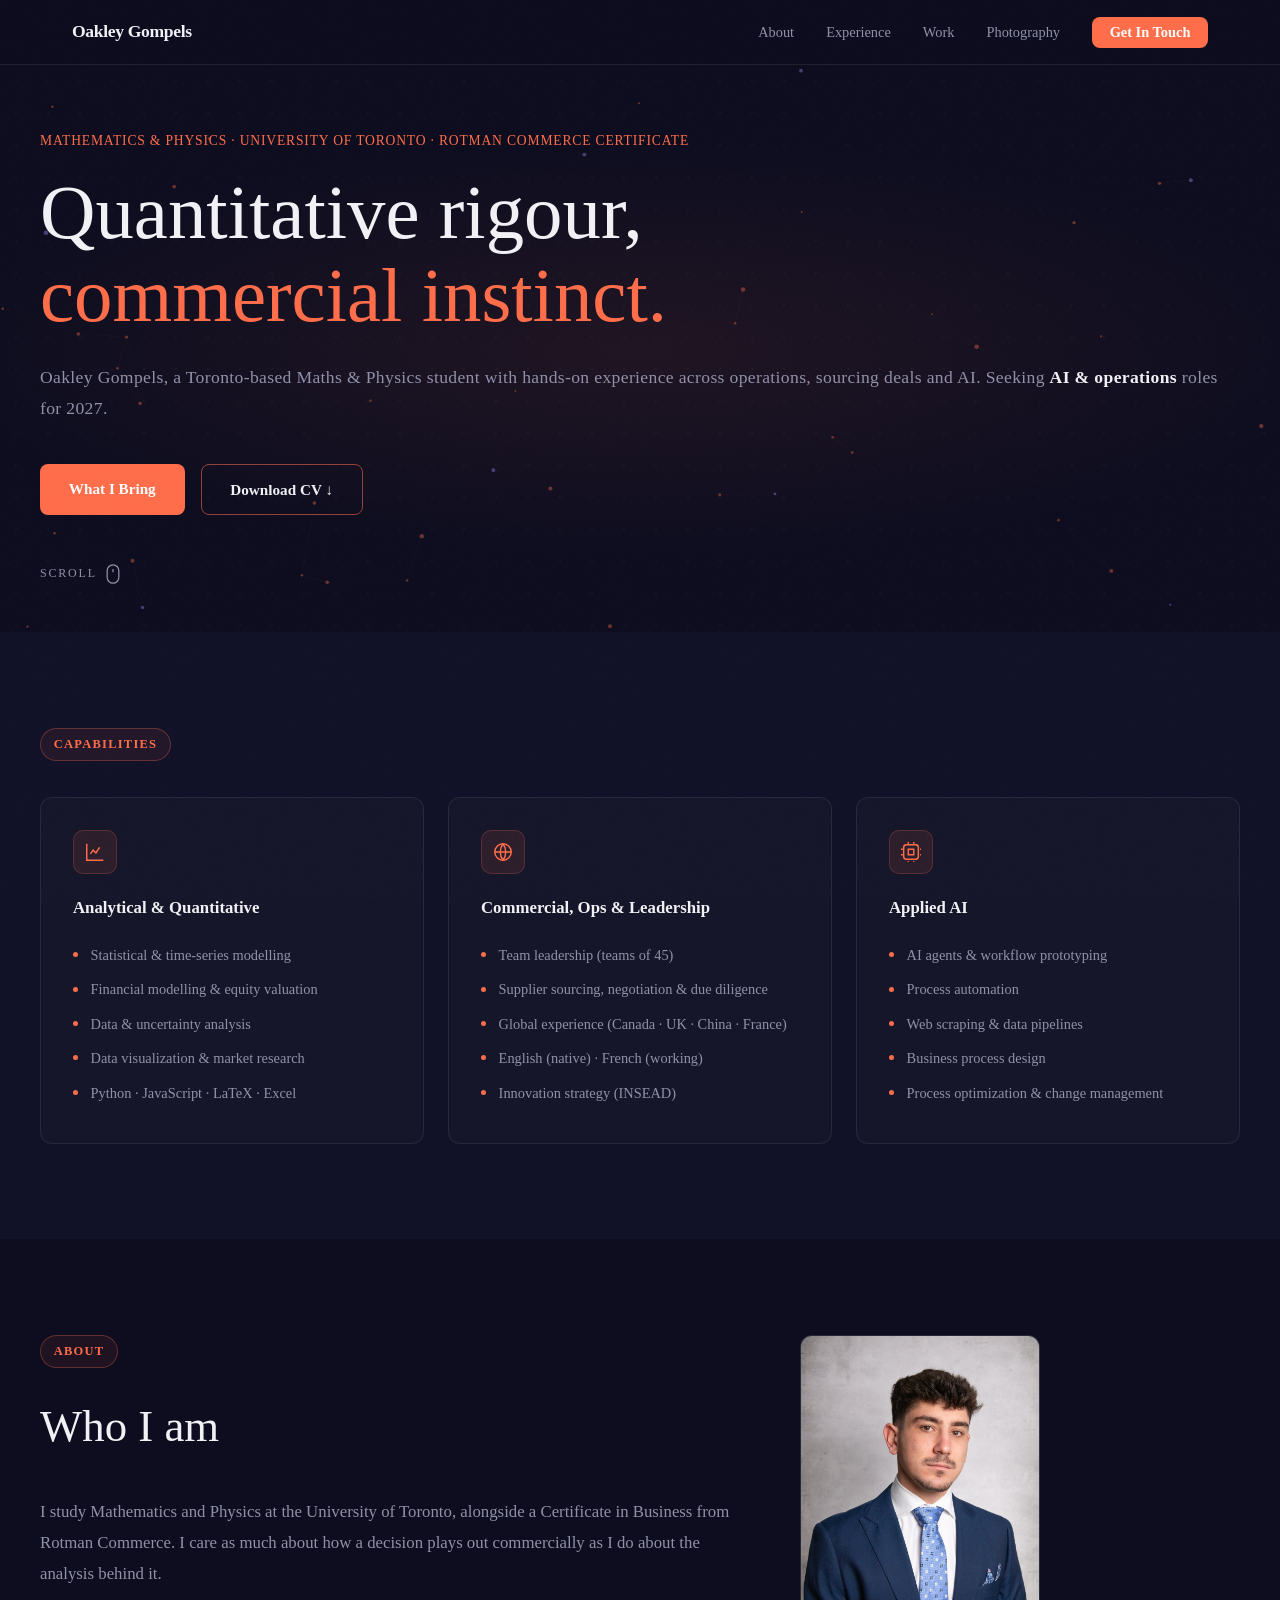
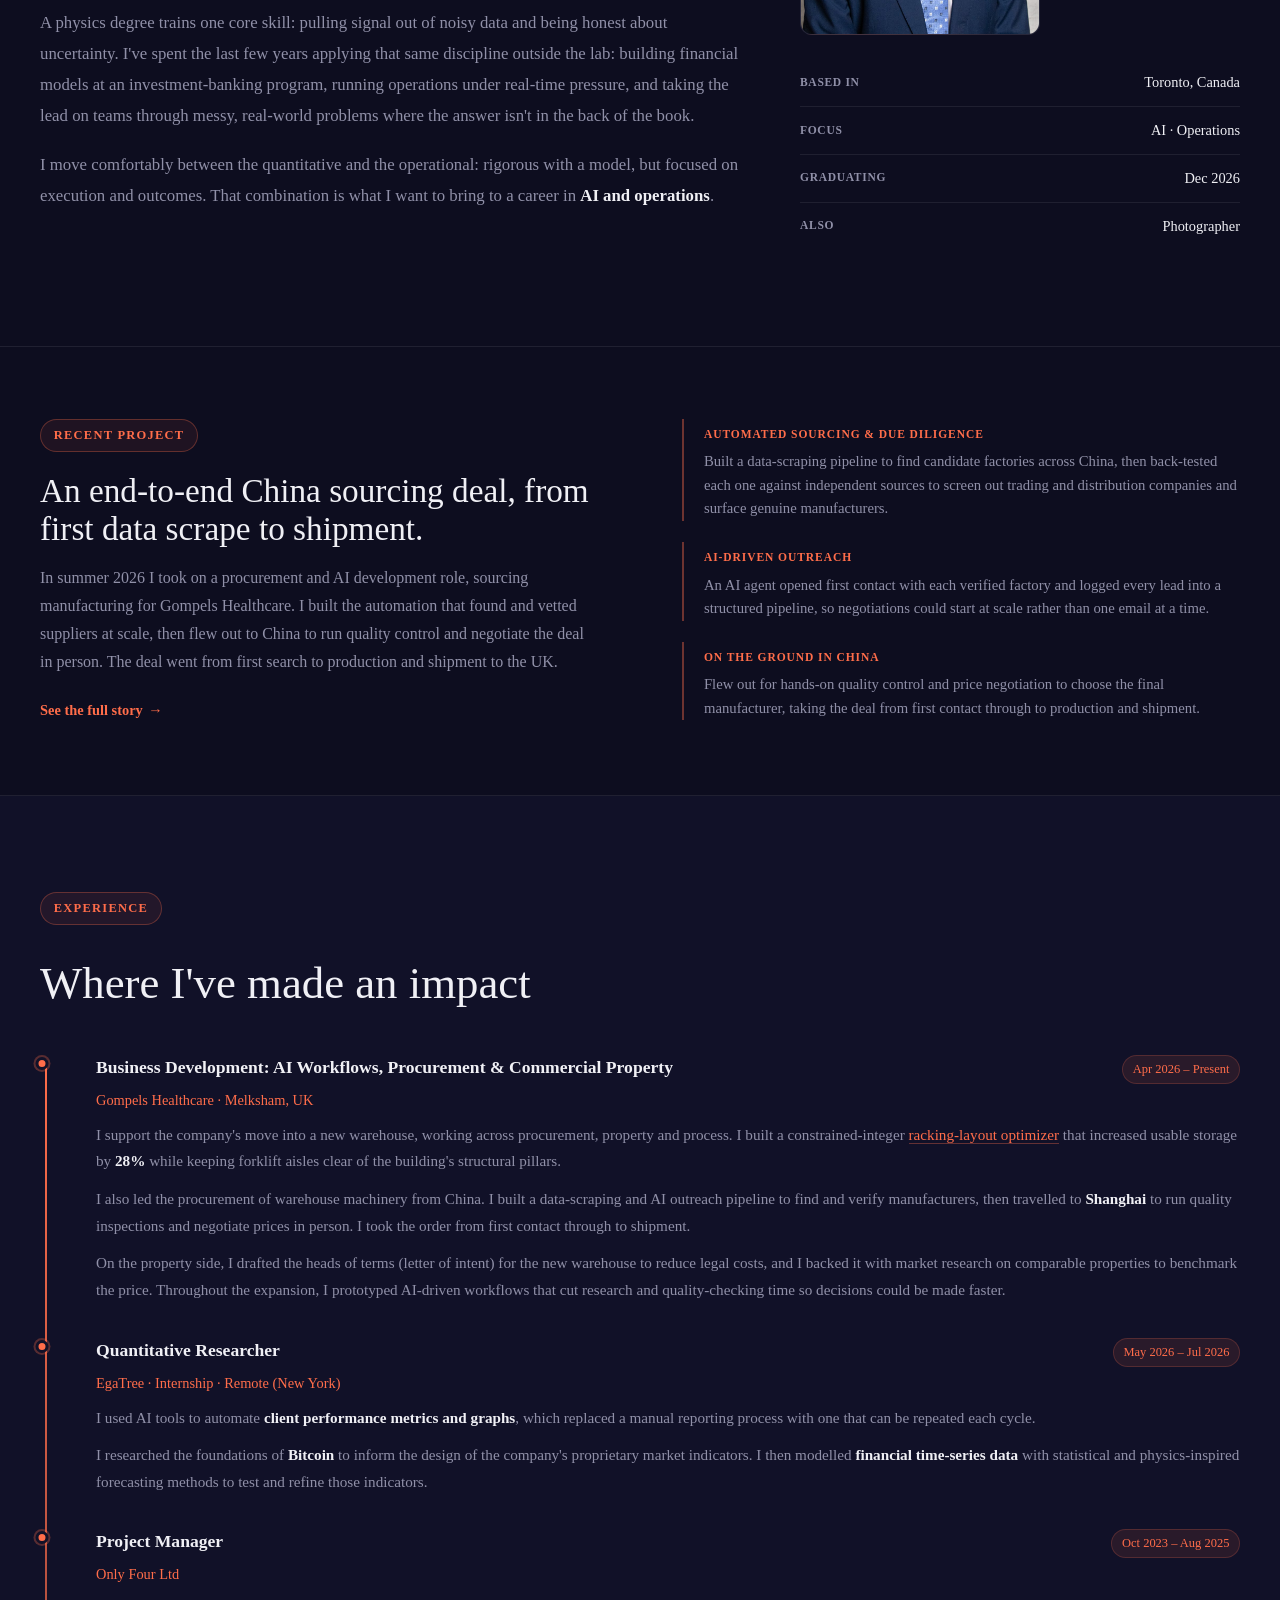
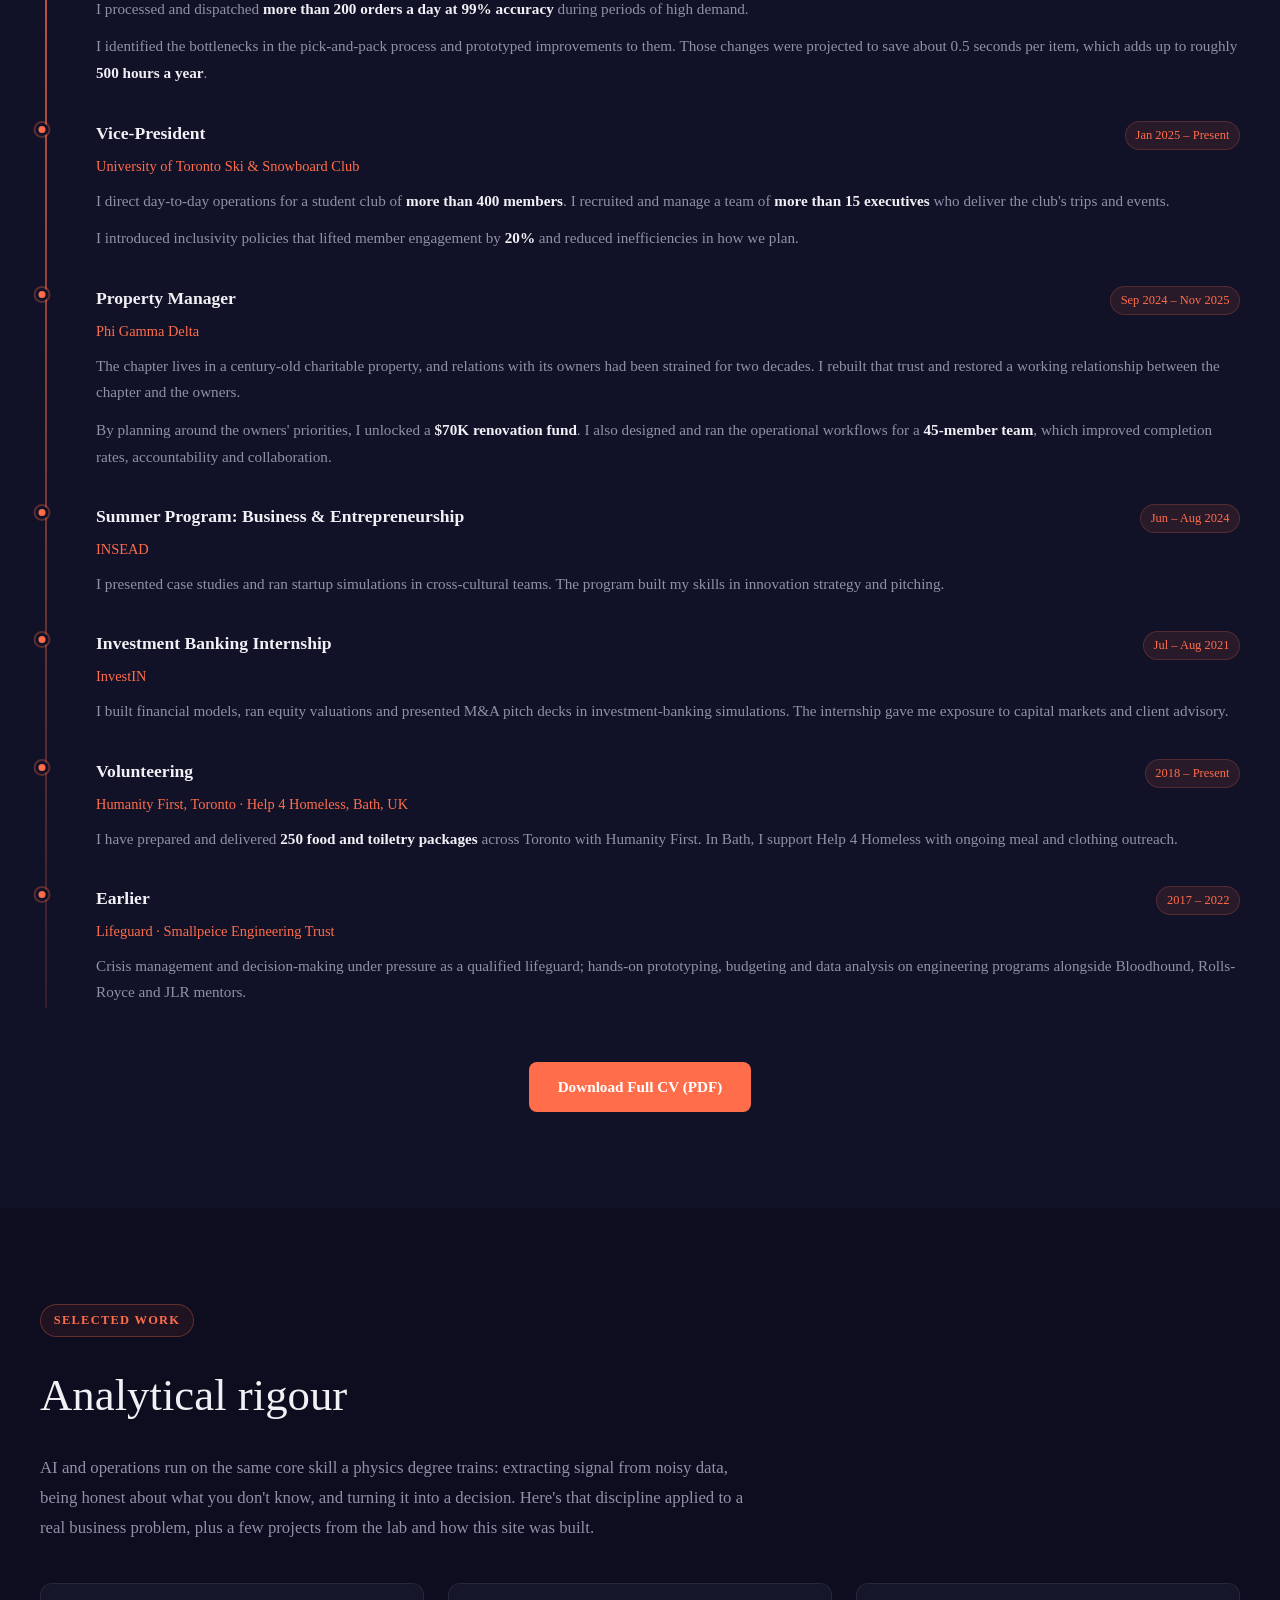
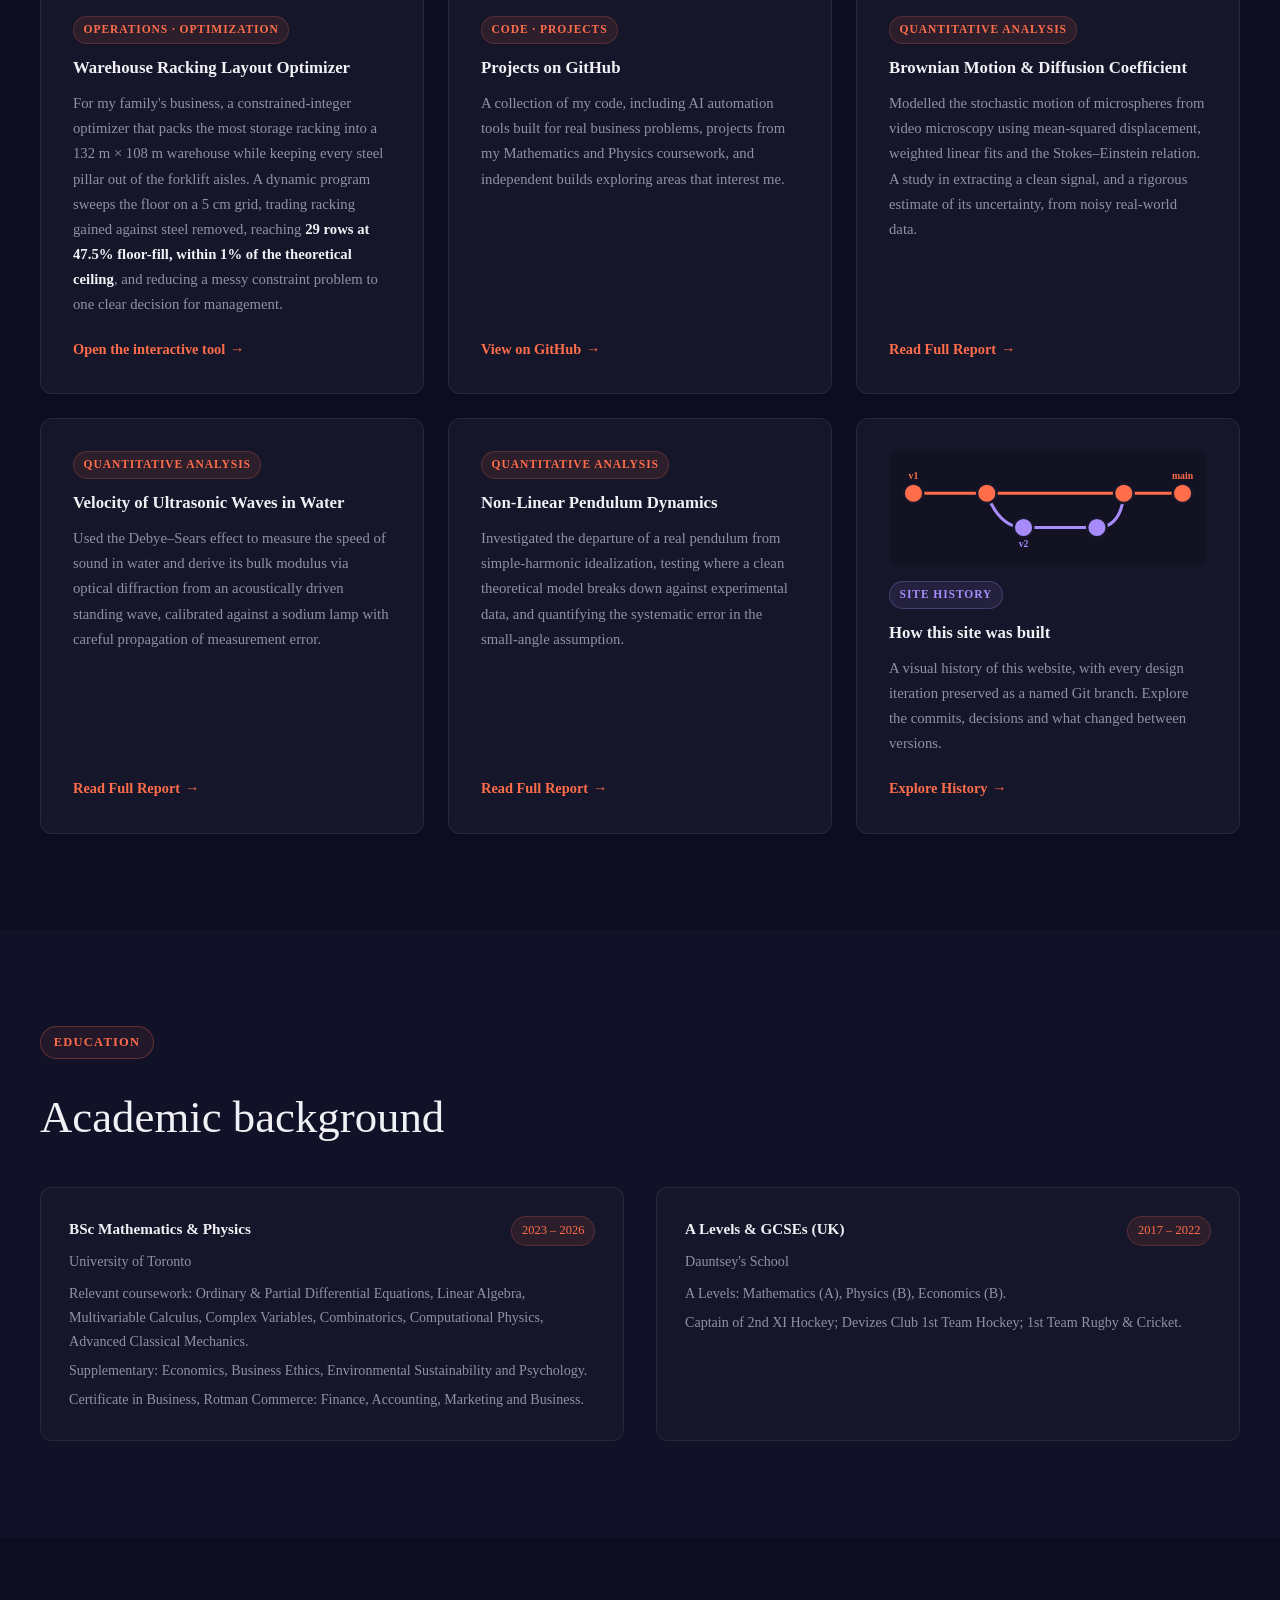
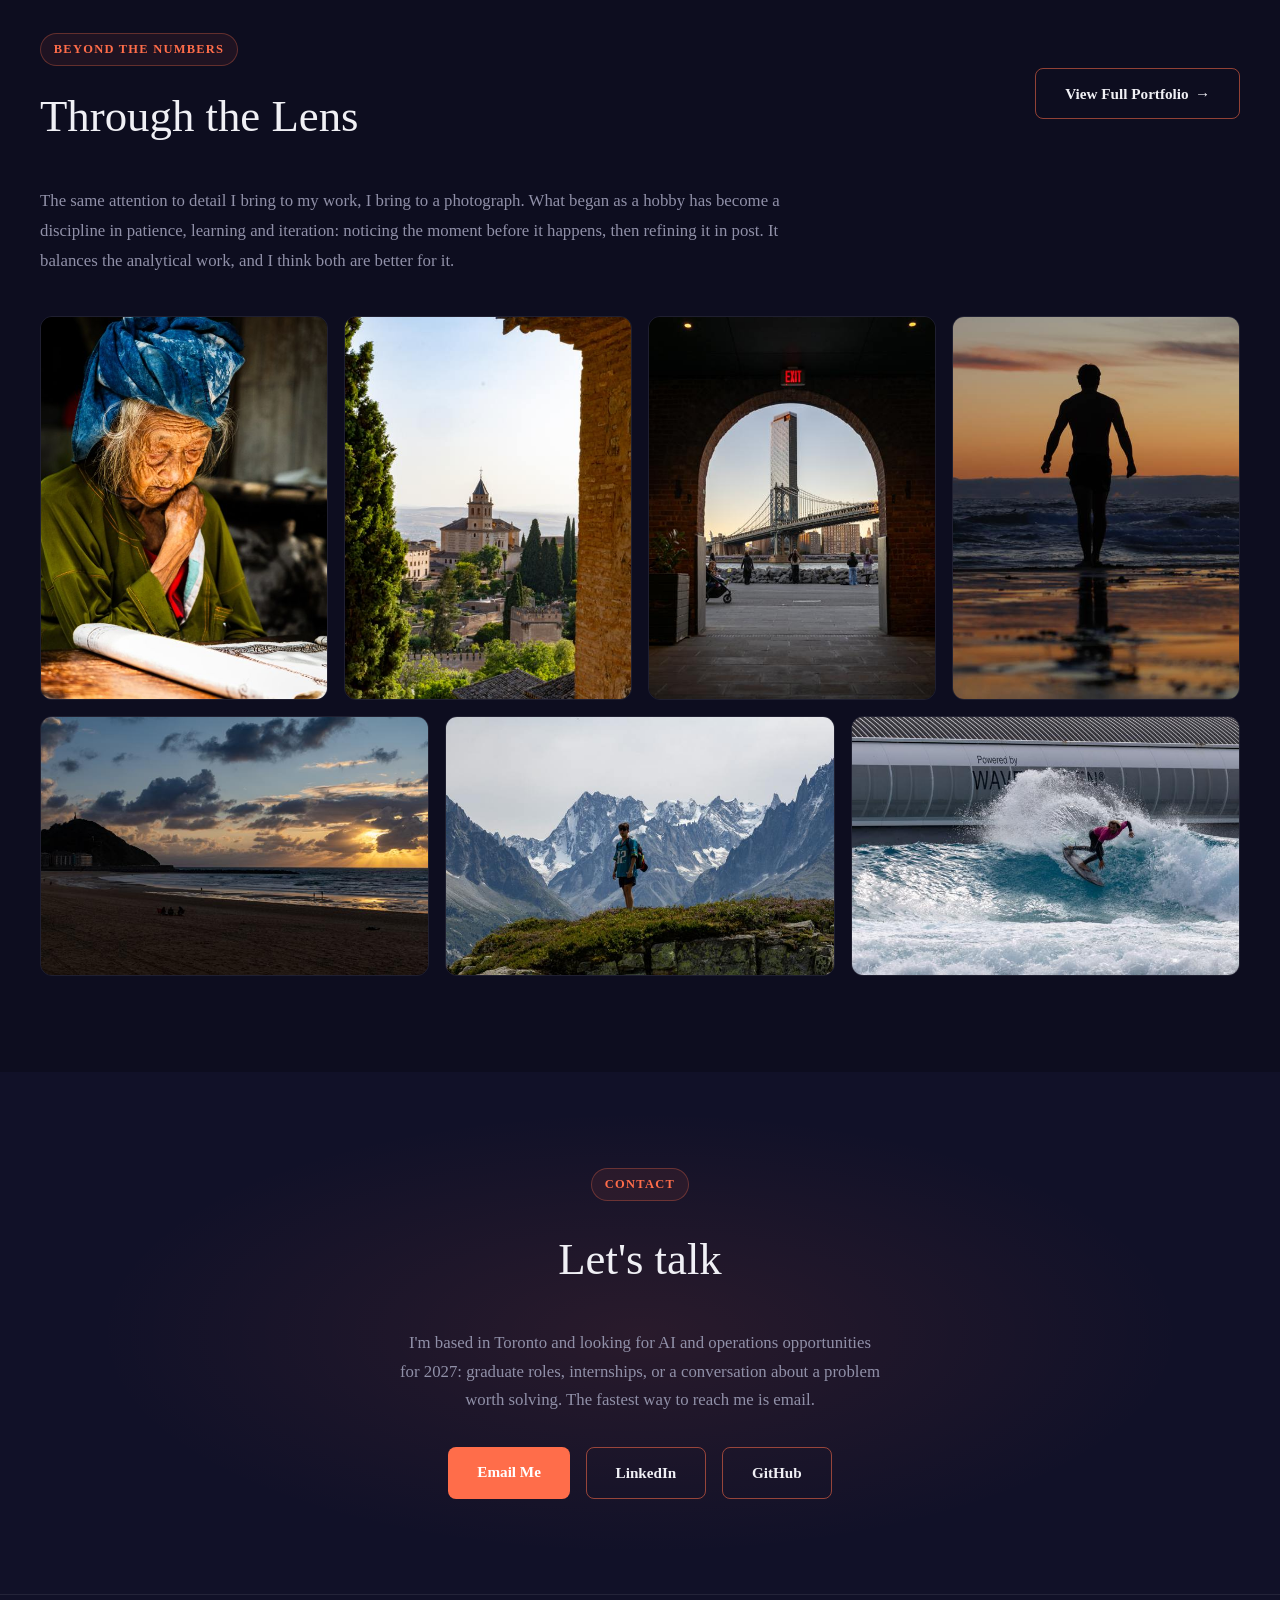
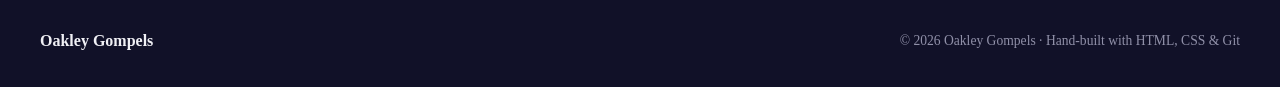
<file: index.html>
<!DOCTYPE html>
<html lang="en">
<head>
    <meta charset="UTF-8">
    <meta name="viewport" content="width=device-width, initial-scale=1.0">

    <!-- Primary Meta -->
    <title>Oakley Gompels | Maths & Physics @ Toronto | AI & Operations</title>
    <meta name="description" content="Final-year Mathematics & Physics student at the University of Toronto with hands-on experience in financial modelling, operations and leadership. Based in Toronto. Seeking AI & operations roles for 2027.">
    <meta name="author" content="Oakley Gompels">
    <meta name="theme-color" content="#0d0d1f">
    <link rel="canonical" href="https://ogompels.com/">

    <!-- Open Graph / social share -->
    <meta property="og:type" content="website">
    <meta property="og:title" content="Oakley Gompels | Quantitative rigour, commercial instinct">
    <meta property="og:description" content="Maths & Physics student at the University of Toronto. Financial modelling, operations turnaround, leadership. Seeking AI & operations roles for 2027.">
    <meta property="og:url" content="https://ogompels.com/">
    <meta property="og:image" content="https://ogompels.com/Pictures/thumbs/spain_landscape.jpg">
    <meta name="twitter:card" content="summary_large_image">
    <meta name="twitter:title" content="Oakley Gompels | Quantitative rigour, commercial instinct">
    <meta name="twitter:description" content="Maths & Physics @ Toronto. Financial modelling, operations, leadership. Seeking AI & operations roles for 2027.">
    <meta name="twitter:image" content="https://ogompels.com/Pictures/thumbs/spain_landscape.jpg">

    <!-- Favicon (inline monogram) -->
    <link rel="icon" href="data:image/svg+xml,%3Csvg xmlns='http://www.w3.org/2000/svg' viewBox='0 0 32 32'%3E%3Crect width='32' height='32' rx='7' fill='%230d0d1f'/%3E%3Ctext x='16' y='22' font-family='Georgia,serif' font-size='16' font-weight='700' fill='%23ff6d4a' text-anchor='middle'%3EOG%3C/text%3E%3C/svg%3E">

    <!-- Flag JS support so scroll-reveal only hides content when JS can restore it -->
    <script>document.documentElement.classList.add('js');</script>
    <link rel="stylesheet" href="style.css?v=14">

    <!-- Print / Save-as-PDF rules (inline so they always ship with the page) -->
    <style>
    @media print {
        *, *::before, *::after {
            -webkit-print-color-adjust: exact !important;
            print-color-adjust: exact !important;
        }
        /* Reveal any scroll-animated content that hasn't been triggered */
        html.js .reveal { opacity: 1 !important; transform: none !important; }

        /* The sticky nav floats and overlaps text in print, so drop it */
        nav { display: none !important; }

        /* Collapse the tall animated hero to just its content */
        .hero {
            min-height: 0 !important;
            height: auto !important;
            display: block !important;
            padding: 1.25rem 2rem 2rem !important;
        }
        .hero-canvas, .hero-bg-dots, .hero-scroll { display: none !important; }
        .hero::before { display: none !important; }
        .hero-content { position: static !important; z-index: auto !important; max-width: 100% !important; }
        .contact-glow { display: none !important; }

        /* Keep capability icons small */
        .skill-icon { width: 44px !important; height: 44px !important; flex: 0 0 auto !important; }
        .skill-icon svg { width: 22px !important; height: 22px !important; }
        /* Show the three capability groups as columns, not one long stack */
        .skills-grid { grid-template-columns: repeat(3, 1fr) !important; gap: 1rem !important; }
        .skill-card { padding: 1rem !important; }

        /* Stop the headshot filling a whole page */
        .about-layout { display: block !important; }
        .about-aside { display: block !important; max-width: 200px !important; margin-top: 1.5rem !important; }
        .about-photo { max-width: 200px !important; aspect-ratio: auto !important; }
        .about-photo img { max-height: 250px !important; width: 100% !important; object-fit: cover !important; }

        section, .section, .impact { padding: 1.75rem 2rem !important; }

        /* Don't split cards / entries across a page break */
        .skill-card, .project-card, .tl-item, .cv-item,
        .photo-item, .photo-item-wide, .impact-item {
            break-inside: avoid;
            page-break-inside: avoid;
        }
    }
    </style>
</head>
<body>

    <!-- Navigation Bar -->
    <nav id="nav">
        <div class="nav-container">
            <a href="#top" class="logo">Oakley Gompels</a>
            <button class="nav-toggle" id="navToggle" aria-label="Open menu" aria-expanded="false" aria-controls="navLinks">
                <span></span><span></span><span></span>
            </button>
            <ul class="nav-links" id="navLinks">
                <li><a href="#about">About</a></li>
                <li><a href="#experience">Experience</a></li>
                <li><a href="#work">Work</a></li>
                <li><a href="#photography">Photography</a></li>
                <li><a href="#contact" class="nav-cta">Get In Touch</a></li>
            </ul>
        </div>
    </nav>

    <!-- Hero Section -->
    <section class="hero" id="top">
        <canvas class="hero-canvas" id="heroCanvas" aria-hidden="true"></canvas>
        <div class="hero-bg-dots"></div>
        <div class="hero-content">
            <p class="hero-eyebrow">Mathematics &amp; Physics · University of Toronto · Rotman Commerce Certificate</p>
            <h1>Quantitative rigour,<br><span class="hero-highlight">commercial instinct.</span></h1>
            <p class="hero-sub">
                Oakley Gompels, a Toronto-based Maths &amp; Physics student with hands-on experience
                across operations, sourcing deals and AI. Seeking <strong>AI &amp; operations</strong> roles for 2027.
            </p>
            <div class="hero-actions">
                <a href="#skills" class="btn-primary">What I Bring</a>
                <a href="Oakley Gompels 2026.pdf" class="btn-secondary" download="Oakley Gompels 2026.pdf">Download CV <span class="arrow">↓</span></a>
            </div>
            <div class="hero-scroll" aria-hidden="true">
                <span>Scroll</span>
                <svg viewBox="0 0 16 24" fill="none" stroke="currentColor" stroke-width="1.5" width="14" height="20"><rect x="1" y="1" width="14" height="22" rx="7"/><line x1="8" y1="6" x2="8" y2="10" class="hero-scroll-dot"/></svg>
            </div>
        </div>
    </section>

    <!-- Skills / Capabilities -->
    <section id="skills" class="section section-alt">
        <div class="container">
            <div class="section-label reveal">Capabilities</div>
            <div class="skills-grid">
                <div class="skill-card reveal">
                    <div class="skill-icon" aria-hidden="true">
                        <svg width="22" height="22" viewBox="0 0 24 24" fill="none" stroke="currentColor" stroke-width="1.6"><path d="M3 3v18h18"/><path d="M7 14l3-4 3 3 4-6"/></svg>
                    </div>
                    <h3>Analytical &amp; Quantitative</h3>
                    <ul>
                        <li>Statistical &amp; time-series modelling</li>
                        <li>Financial modelling &amp; equity valuation</li>
                        <li>Data &amp; uncertainty analysis</li>
                        <li>Data visualization &amp; market research</li>
                        <li>Python · JavaScript · LaTeX · Excel</li>
                    </ul>
                </div>
                <div class="skill-card reveal">
                    <div class="skill-icon" aria-hidden="true">
                        <svg width="22" height="22" viewBox="0 0 24 24" fill="none" stroke="currentColor" stroke-width="1.6"><circle cx="12" cy="12" r="9"/><path d="M12 3a15 15 0 0 1 0 18M12 3a15 15 0 0 0 0 18M3 12h18"/></svg>
                    </div>
                    <h3>Commercial, Ops &amp; Leadership</h3>
                    <ul>
                        <li>Team leadership (teams of 45)</li>
                        <li>Supplier sourcing, negotiation &amp; due diligence</li>
                        <li>Global experience (Canada · UK · China · France)</li>
                        <li>English (native) · French (working)</li>
                        <li>Innovation strategy (INSEAD)</li>
                    </ul>
                </div>
                <div class="skill-card reveal">
                    <div class="skill-icon" aria-hidden="true">
                        <svg width="22" height="22" viewBox="0 0 24 24" fill="none" stroke="currentColor" stroke-width="1.6"><rect x="4" y="4" width="16" height="16" rx="3"/><path d="M9 9h6v6H9z"/><path d="M9 1v2M15 1v2M9 22v1M15 22v1M1 9h2M1 15h2M22 9h1M22 15h1"/></svg>
                    </div>
                    <h3>Applied AI</h3>
                    <ul>
                        <li>AI agents &amp; workflow prototyping</li>
                        <li>Process automation</li>
                        <li>Web scraping &amp; data pipelines</li>
                        <li>Business process design</li>
                        <li>Process optimization &amp; change management</li>
                    </ul>
                </div>
            </div>
        </div>
    </section>

    <!-- About Section -->
    <section id="about" class="section">
        <div class="container about-layout">
            <div class="about-text reveal">
                <div class="section-label">About</div>
                <h2>Who I am</h2>
                <p>I study Mathematics and Physics at the University of Toronto, alongside a
                Certificate in Business from Rotman Commerce. I care as much about how a decision
                plays out commercially as I do about the analysis behind it.</p>
                <p>A physics degree trains one core skill: pulling signal out of noisy
                data and being honest about uncertainty. I've spent the last few years applying that
                same discipline outside the lab: building financial models at an investment-banking
                program, running operations under real-time pressure, and taking the lead on teams
                through messy, real-world problems where the answer isn't in the back of the book.</p>
                <p>I move comfortably between the quantitative and the operational: rigorous with a
                model, but focused on execution and outcomes. That combination is what I want to
                bring to a career in <strong>AI and operations</strong>.</p>
            </div>
            <aside class="about-aside reveal">
                <div class="about-photo">
                    <img src="Pictures/oakley.jpg" alt="Oakley Gompels" loading="lazy">
                </div>
                <ul class="about-facts">
                    <li><span>Based in</span> Toronto, Canada</li>
                    <li><span>Focus</span> AI · Operations</li>
                    <li><span>Graduating</span> Dec 2026</li>
                    <li><span>Also</span> Photographer</li>
                </ul>
            </aside>
        </div>
    </section>

    <!-- Currently / Now Strip -->
    <section class="now" aria-label="What I'm working on now">
        <div class="container now-inner reveal">
            <div class="now-lead">
                <div class="section-label">Recent project</div>
                <h2 class="now-title">An end-to-end China sourcing deal, from first data scrape to shipment.</h2>
                <p>In summer 2026 I took on a procurement and AI development role, sourcing manufacturing
                for Gompels Healthcare. I built the automation that found and vetted suppliers at scale,
                then flew out to China to run quality control and negotiate the deal in person. The
                deal went from first search to production and shipment to the UK.</p>
                <a href="#experience" class="now-link">See the full story <span class="arrow">→</span></a>
            </div>
            <ul class="now-facts">
                <li>
                    <span class="now-tag">Automated sourcing &amp; due diligence</span>
                    <p>Built a data-scraping pipeline to find candidate factories across China, then
                    back-tested each one against independent sources to screen out trading and
                    distribution companies and surface genuine manufacturers.</p>
                </li>
                <li>
                    <span class="now-tag">AI-driven outreach</span>
                    <p>An AI agent opened first contact with each verified factory and logged every
                    lead into a structured pipeline, so negotiations could start at scale rather than
                    one email at a time.</p>
                </li>
                <li>
                    <span class="now-tag">On the ground in China</span>
                    <p>Flew out for hands-on quality control and price negotiation to choose the final
                    manufacturer, taking the deal from first contact through to production and shipment.</p>
                </li>
            </ul>
        </div>
    </section>

    <!-- Experience Section -->
    <section id="experience" class="section section-alt">
        <div class="container">
            <div class="section-label reveal">Experience</div>
            <h2 class="reveal">Where I've made an impact</h2>

            <div class="timeline">

                <div class="tl-item reveal">
                    <div class="tl-dot"></div>
                    <div class="tl-body">
                        <div class="tl-head">
                            <h3>Business Development: AI Workflows, Procurement &amp; Commercial Property</h3>
                            <span class="cv-date">Apr 2026 – Present</span>
                        </div>
                        <p class="tl-org">Gompels Healthcare · Melksham, UK</p>
                        <p class="tl-text">I support the company's move into a new warehouse, working across procurement, property and process. I built a constrained-integer <a href="#work">racking-layout optimizer</a> that increased usable storage by <strong>28%</strong> while keeping forklift aisles clear of the building's structural pillars.</p>
                        <p class="tl-text">I also led the procurement of warehouse machinery from China. I built a data-scraping and AI outreach pipeline to find and verify manufacturers, then travelled to <strong>Shanghai</strong> to run quality inspections and negotiate prices in person. I took the order from first contact through to shipment.</p>
                        <p class="tl-text">On the property side, I drafted the heads of terms (letter of intent) for the new warehouse to reduce legal costs, and I backed it with market research on comparable properties to benchmark the price. Throughout the expansion, I prototyped AI-driven workflows that cut research and quality-checking time so decisions could be made faster.</p>
                    </div>
                </div>

                <div class="tl-item reveal">
                    <div class="tl-dot"></div>
                    <div class="tl-body">
                        <div class="tl-head">
                            <h3>Quantitative Researcher</h3>
                            <span class="cv-date">May 2026 – Jul 2026</span>
                        </div>
                        <p class="tl-org">EgaTree · Internship · Remote (New York)</p>
                        <p class="tl-text">I used AI tools to automate <strong>client performance metrics and graphs</strong>, which replaced a manual reporting process with one that can be repeated each cycle.</p>
                        <p class="tl-text">I researched the foundations of <strong>Bitcoin</strong> to inform the design of the company's proprietary market indicators. I then modelled <strong>financial time-series data</strong> with statistical and physics-inspired forecasting methods to test and refine those indicators.</p>
                    </div>
                </div>

                <div class="tl-item reveal">
                    <div class="tl-dot"></div>
                    <div class="tl-body">
                        <div class="tl-head">
                            <h3>Project Manager</h3>
                            <span class="cv-date">Oct 2023 – Aug 2025</span>
                        </div>
                        <p class="tl-org">Only Four Ltd</p>
                        <p class="tl-text">I processed and dispatched <strong>more than 200 orders a day at 99% accuracy</strong> during periods of high demand.</p>
                        <p class="tl-text">I identified the bottlenecks in the pick-and-pack process and prototyped improvements to them. Those changes were projected to save about 0.5 seconds per item, which adds up to roughly <strong>500 hours a year</strong>.</p>
                    </div>
                </div>

                <div class="tl-item reveal">
                    <div class="tl-dot"></div>
                    <div class="tl-body">
                        <div class="tl-head">
                            <h3>Vice-President</h3>
                            <span class="cv-date">Jan 2025 – Present</span>
                        </div>
                        <p class="tl-org">University of Toronto Ski &amp; Snowboard Club</p>
                        <p class="tl-text">I direct day-to-day operations for a student club of <strong>more than 400 members</strong>. I recruited and manage a team of <strong>more than 15 executives</strong> who deliver the club's trips and events.</p>
                        <p class="tl-text">I introduced inclusivity policies that lifted member engagement by <strong>20%</strong> and reduced inefficiencies in how we plan.</p>
                    </div>
                </div>

                <div class="tl-item reveal">
                    <div class="tl-dot"></div>
                    <div class="tl-body">
                        <div class="tl-head">
                            <h3>Property Manager</h3>
                            <span class="cv-date">Sep 2024 – Nov 2025</span>
                        </div>
                        <p class="tl-org">Phi Gamma Delta</p>
                        <p class="tl-text">The chapter lives in a century-old charitable property, and relations with its owners had been strained for two decades. I rebuilt that trust and restored a working relationship between the chapter and the owners.</p>
                        <p class="tl-text">By planning around the owners' priorities, I unlocked a <strong>$70K renovation fund</strong>. I also designed and ran the operational workflows for a <strong>45-member team</strong>, which improved completion rates, accountability and collaboration.</p>
                    </div>
                </div>

                <div class="tl-item reveal">
                    <div class="tl-dot"></div>
                    <div class="tl-body">
                        <div class="tl-head">
                            <h3>Summer Program: Business &amp; Entrepreneurship</h3>
                            <span class="cv-date">Jun – Aug 2024</span>
                        </div>
                        <p class="tl-org">INSEAD</p>
                        <p class="tl-text">I presented case studies and ran startup simulations in cross-cultural teams. The program built my skills in innovation strategy and pitching.</p>
                    </div>
                </div>

                <div class="tl-item reveal">
                    <div class="tl-dot"></div>
                    <div class="tl-body">
                        <div class="tl-head">
                            <h3>Investment Banking Internship</h3>
                            <span class="cv-date">Jul – Aug 2021</span>
                        </div>
                        <p class="tl-org">InvestIN</p>
                        <p class="tl-text">I built financial models, ran equity valuations and presented M&amp;A pitch decks in investment-banking simulations. The internship gave me exposure to capital markets and client advisory.</p>
                    </div>
                </div>

                <div class="tl-item reveal">
                    <div class="tl-dot"></div>
                    <div class="tl-body">
                        <div class="tl-head">
                            <h3>Volunteering</h3>
                            <span class="cv-date">2018 – Present</span>
                        </div>
                        <p class="tl-org">Humanity First, Toronto · Help 4 Homeless, Bath, UK</p>
                        <p class="tl-text">I have prepared and delivered <strong>250 food and toiletry packages</strong> across Toronto with Humanity First. In Bath, I support Help 4 Homeless with ongoing meal and clothing outreach.</p>
                    </div>
                </div>

                <div class="tl-item reveal">
                    <div class="tl-dot"></div>
                    <div class="tl-body">
                        <div class="tl-head">
                            <h3>Earlier</h3>
                            <span class="cv-date">2017 – 2022</span>
                        </div>
                        <p class="tl-org">Lifeguard · Smallpeice Engineering Trust</p>
                        <p>Crisis management and decision-making under pressure as a qualified lifeguard;
                        hands-on prototyping, budgeting and data analysis on engineering programs
                        alongside Bloodhound, Rolls-Royce and JLR mentors.</p>
                    </div>
                </div>

            </div>

            <div class="cv-download-wrap reveal">
                <a href="Oakley Gompels 2026.pdf" class="btn-primary" download="Oakley Gompels 2026.pdf">Download Full CV (PDF)</a>
            </div>
        </div>
    </section>

    <!-- Selected Work / Analytical rigour -->
    <section id="work" class="section">
        <div class="container">
            <div class="section-label reveal">Selected Work</div>
            <h2 class="reveal">Analytical rigour</h2>
            <p class="section-intro reveal">AI and operations run on the same core skill a physics degree trains:
            extracting signal from noisy data, being honest about what you don't know, and turning
            it into a decision. Here's that discipline applied to a real business problem, plus a few
            projects from the lab and how this site was built.</p>

            <div class="projects-grid">

                <a href="Projects/racking_optimiser.html" class="project-card project-card--tool reveal" target="_blank" rel="noopener">
                    <div class="card-tag">Operations · Optimization</div>
                    <h3>Warehouse Racking Layout Optimizer</h3>
                    <p>For my family's business, a constrained-integer optimizer that packs the most storage
                    racking into a 132 m × 108 m warehouse while keeping every steel pillar out of the
                    forklift aisles. A dynamic program sweeps the floor on a 5&nbsp;cm grid, trading racking
                    gained against steel removed, reaching <strong>29 rows at 47.5% floor-fill, within 1% of
                    the theoretical ceiling</strong>, and reducing a messy constraint problem to one clear
                    decision for management.</p>
                    <span class="project-link">Open the interactive tool <span class="arrow">→</span></span>
                </a>

                <a href="https://github.com/OakleyG" class="project-card project-card--tool reveal" target="_blank" rel="noopener">
                    <div class="card-tag">Code · Projects</div>
                    <h3>Projects on GitHub</h3>
                    <p>A collection of my code, including AI automation tools built for real business
                    problems, projects from my Mathematics and Physics coursework, and independent
                    builds exploring areas that interest me.</p>
                    <span class="project-link">View on GitHub <span class="arrow">→</span></span>
                </a>

                <div class="project-card reveal">
                    <div class="card-tag">Quantitative Analysis</div>
                    <h3>Brownian Motion &amp; Diffusion Coefficient</h3>
                    <p>Modelled the stochastic motion of microspheres from video microscopy using
                    mean-squared displacement, weighted linear fits and the Stokes–Einstein relation.
                    A study in extracting a clean signal, and a rigorous estimate of its uncertainty,
                    from noisy real-world data.</p>
                    <a href="Projects/Lab1.pdf" class="project-link" target="_blank" rel="noopener">Read Full Report <span class="arrow">→</span></a>
                </div>

                <div class="project-card reveal">
                    <div class="card-tag">Quantitative Analysis</div>
                    <h3>Velocity of Ultrasonic Waves in Water</h3>
                    <p>Used the Debye–Sears effect to measure the speed of sound in water and derive its
                    bulk modulus via optical diffraction from an acoustically driven standing wave,
                    calibrated against a sodium lamp with careful propagation of measurement error.</p>
                    <a href="Projects/Lab2.pdf" class="project-link" target="_blank" rel="noopener">Read Full Report <span class="arrow">→</span></a>
                </div>

                <div class="project-card reveal">
                    <div class="card-tag">Quantitative Analysis</div>
                    <h3>Non-Linear Pendulum Dynamics</h3>
                    <p>Investigated the departure of a real pendulum from simple-harmonic idealization,
                    testing where a clean theoretical model breaks down against experimental data, and
                    quantifying the systematic error in the small-angle assumption.</p>
                    <a href="Projects/Pendulum.pdf" class="project-link" target="_blank" rel="noopener">Read Full Report <span class="arrow">→</span></a>
                </div>

                <!-- Site Evolution card -->
                <a href="evolution.html" class="project-card project-card--evo reveal" title="View the full site evolution page">
                    <svg class="evo-mini-graph" viewBox="0 0 260 80" xmlns="http://www.w3.org/2000/svg" aria-hidden="true">
                        <line x1="20" y1="28" x2="240" y2="28" stroke="#ff6d4a" stroke-width="2.5" stroke-linecap="round"/>
                        <path d="M 80 28 C 80 28 88 56 110 56" fill="none" stroke="#a78bfa" stroke-width="2.5"/>
                        <line x1="110" y1="56" x2="170" y2="56" stroke="#a78bfa" stroke-width="2.5"/>
                        <path d="M 170 56 C 192 56 192 28 192 28" fill="none" stroke="#a78bfa" stroke-width="2.5"/>
                        <circle cx="20"  cy="28" r="8" fill="#ff6d4a" stroke="#16162a" stroke-width="2"/>
                        <circle cx="80"  cy="28" r="8" fill="#ff6d4a" stroke="#16162a" stroke-width="2"/>
                        <circle cx="192" cy="28" r="8" fill="#ff6d4a" stroke="#16162a" stroke-width="2"/>
                        <circle cx="240" cy="28" r="8" fill="#ff6d4a" stroke="#16162a" stroke-width="2"/>
                        <circle cx="110" cy="56" r="8" fill="#a78bfa" stroke="#16162a" stroke-width="2"/>
                        <circle cx="170" cy="56" r="8" fill="#a78bfa" stroke="#16162a" stroke-width="2"/>
                        <text x="20"  y="16" text-anchor="middle" fill="#ff6d4a" font-size="8" font-family="Times New Roman,Times,serif" font-weight="600">v1</text>
                        <text x="110" y="72" text-anchor="middle" fill="#a78bfa" font-size="8" font-family="Times New Roman,Times,serif" font-weight="600">v2</text>
                        <text x="240" y="16" text-anchor="middle" fill="#ff6d4a" font-size="8" font-family="Times New Roman,Times,serif" font-weight="600">main</text>
                    </svg>
                    <div class="card-tag card-tag--evo">Site History</div>
                    <h3>How this site was built</h3>
                    <p>A visual history of this website, with every design iteration preserved as a
                    named Git branch. Explore the commits, decisions and what changed between versions.</p>
                    <span class="project-link">Explore History <span class="arrow">→</span></span>
                </a>

            </div>
        </div>
    </section>

    <!-- Education Section -->
    <section id="education" class="section section-alt">
        <div class="container">
            <div class="section-label reveal">Education</div>
            <h2 class="reveal">Academic background</h2>
            <div class="edu-grid">
                <div class="cv-item reveal">
                    <div class="cv-item-header">
                        <h4>BSc Mathematics &amp; Physics</h4>
                        <span class="cv-date">2023 – 2026</span>
                    </div>
                    <p class="cv-org">University of Toronto</p>
                    <p>Relevant coursework: Ordinary &amp; Partial Differential Equations, Linear Algebra,
                    Multivariable Calculus, Complex Variables, Combinatorics, Computational Physics,
                    Advanced Classical Mechanics.</p>
                    <p>Supplementary: Economics, Business Ethics, Environmental Sustainability and Psychology.</p>
                    <p>Certificate in Business, Rotman Commerce: Finance, Accounting, Marketing and Business.</p>
                </div>
                <div class="cv-item reveal">
                    <div class="cv-item-header">
                        <h4>A Levels &amp; GCSEs (UK)</h4>
                        <span class="cv-date">2017 – 2022</span>
                    </div>
                    <p class="cv-org">Dauntsey's School</p>
                    <p>A Levels: Mathematics (A), Physics (B), Economics (B).</p>
                    <p>Captain of 2nd XI Hockey; Devizes Club 1st Team Hockey; 1st Team Rugby &amp; Cricket.</p>
                </div>
            </div>
        </div>
    </section>

    <!-- Photography Section -->
    <section id="photography" class="section">
        <div class="container">
            <div class="section-heading-row reveal">
                <div>
                    <div class="section-label">Beyond the numbers</div>
                    <h2>Through the Lens</h2>
                </div>
                <a href="portfolio.html" class="btn-secondary portfolio-btn">View Full Portfolio <span class="arrow">→</span></a>
            </div>
            <div class="about-body reveal">
                <p>The same attention to detail I bring to my work, I bring to a photograph. What began
                as a hobby has become a discipline in patience, learning and iteration: noticing the moment
                before it happens, then refining it in post. It balances the analytical work, and I think
                both are better for it.</p>
            </div>

            <div class="photo-grid reveal">
                <div class="photo-item"><img src="Pictures/thumbs/_AKS0138.jpg" alt="Elder at work, Hà Giang, Vietnam" loading="lazy"></div>
                <div class="photo-item"><img src="Pictures/thumbs/southspain.jpg" alt="South Spain" loading="lazy"></div>
                <div class="photo-item"><img src="Pictures/thumbs/brooklyn_2.jpg" alt="Brooklyn" loading="lazy"></div>
                <div class="photo-item"><img src="Pictures/thumbs/olly_reflect.jpg" alt="Reflection" loading="lazy"></div>
            </div>

            <div class="photo-grid photo-grid-wide reveal">
                <div class="photo-item-wide"><img src="Pictures/thumbs/spain_landscape.jpg" alt="Spain Landscape" loading="lazy"></div>
                <div class="photo-item-wide"><img src="Pictures/thumbs/swiss vict.jpg" alt="Switzerland" loading="lazy"></div>
                <div class="photo-item-wide"><img src="Pictures/thumbs/surf_wave.jpg" alt="Surf Wave" loading="lazy"></div>
            </div>
        </div>
    </section>

    <!-- Contact Section -->
    <section id="contact" class="section section-alt contact-section">
        <div class="contact-glow"></div>
        <div class="container contact-inner">
            <div class="section-label reveal">Contact</div>
            <h2 class="reveal">Let's talk</h2>
            <p class="contact-sub reveal">I'm based in Toronto and looking for AI and operations opportunities
            for 2027: graduate roles, internships, or a conversation about a problem worth solving.
            The fastest way to reach me is email.</p>
            <div class="contact-links reveal">
                <a href="mailto:oakleygompels@gmail.com" class="btn-primary">Email Me</a>
                <a href="https://www.linkedin.com/in/oakley-gompels" target="_blank" rel="noopener" class="btn-secondary">LinkedIn</a>
                <a href="https://github.com/OakleyG" target="_blank" rel="noopener" class="btn-secondary">GitHub</a>
            </div>
        </div>
    </section>

    <!-- Footer -->
    <footer>
        <div class="footer-inner">
            <span class="footer-logo">Oakley Gompels</span>
            <p>&copy; <span data-year>2026</span> Oakley Gompels · Hand-built with HTML, CSS &amp; Git</p>
        </div>
    </footer>

    <!-- Site Evolution card styles (kept inline; specific to this card) -->
    <style>
        .project-card--evo { text-decoration: none; color: inherit; display: flex; flex-direction: column; gap: 0.75rem; cursor: pointer; }
        .evo-mini-graph { width: 100%; height: auto; border-radius: 8px; background: rgba(0,0,0,0.2); padding: 0.5rem 0; margin-bottom: 0.25rem; }
        .card-tag--evo { background: rgba(167,139,250,0.1); color: #a78bfa; border-color: rgba(167,139,250,0.25); }
    </style>

    <script src="main.js" defer></script>
</body>
</html>
</file>
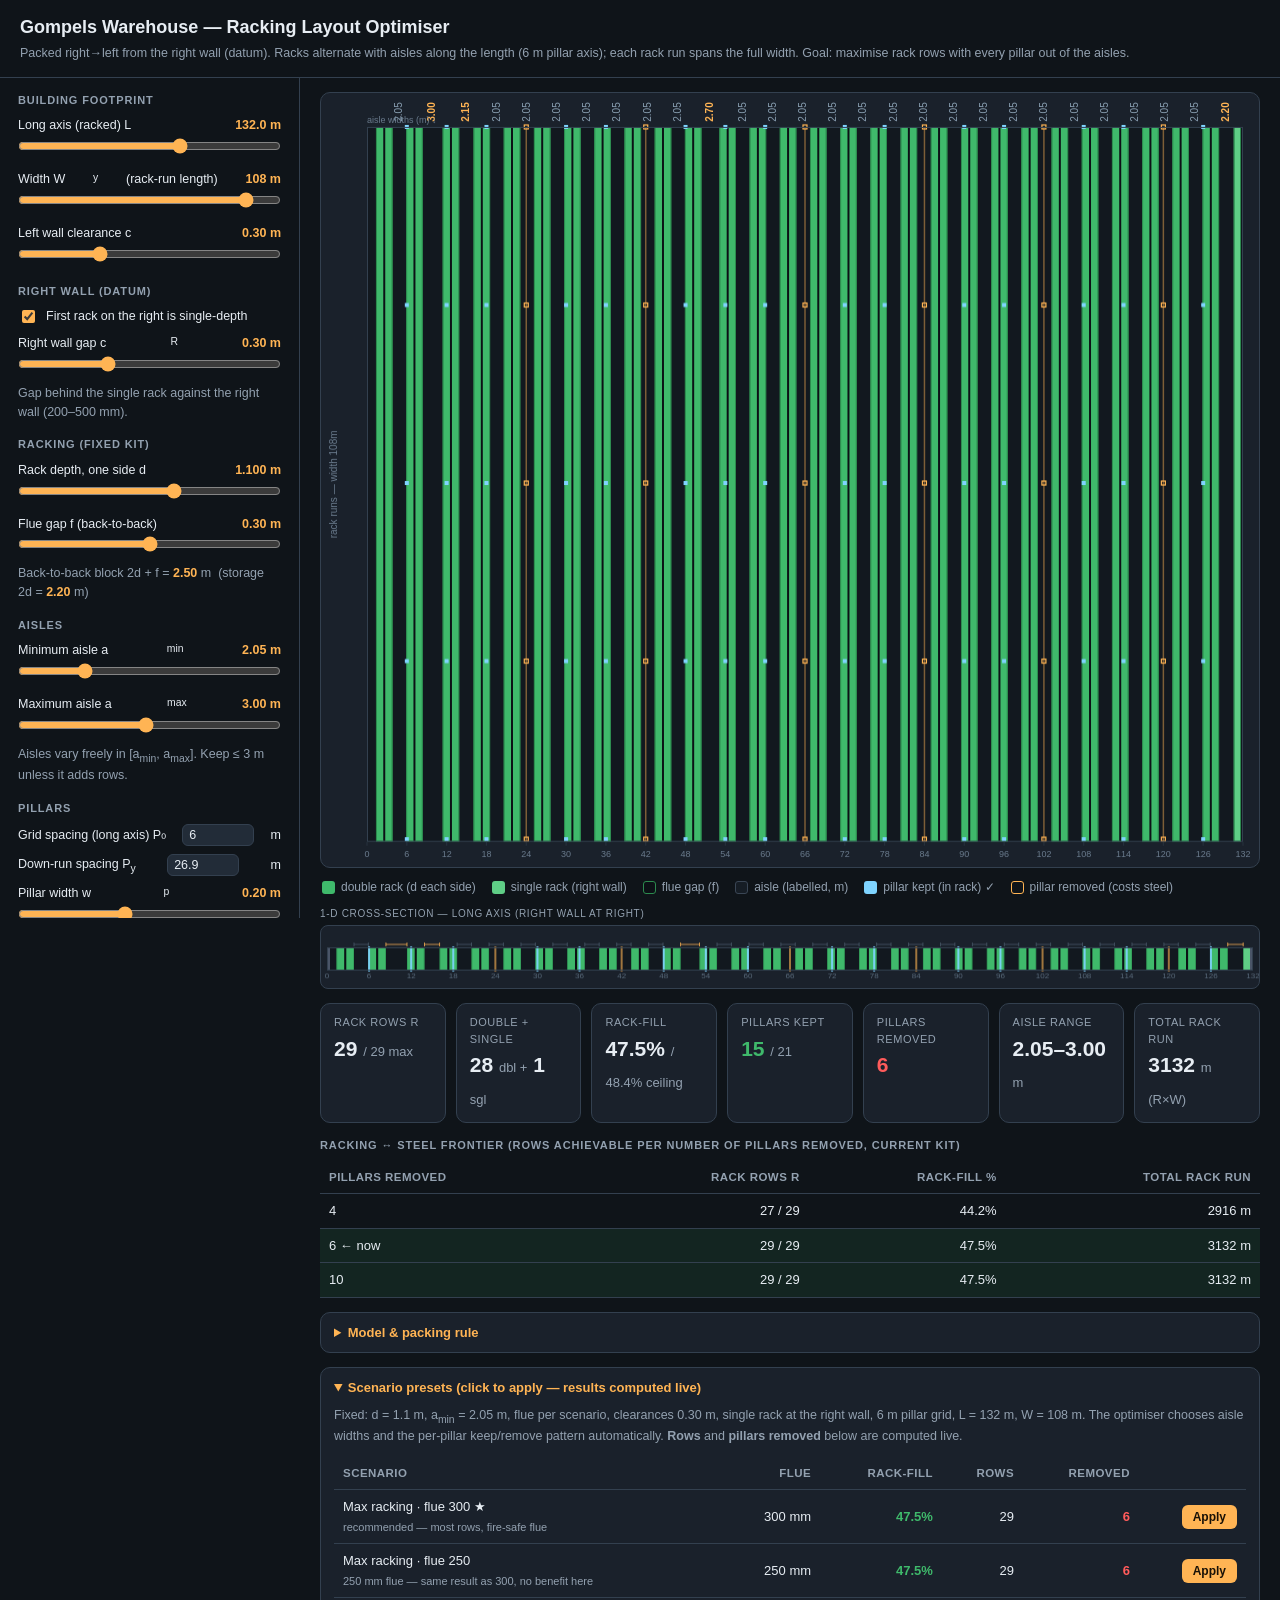
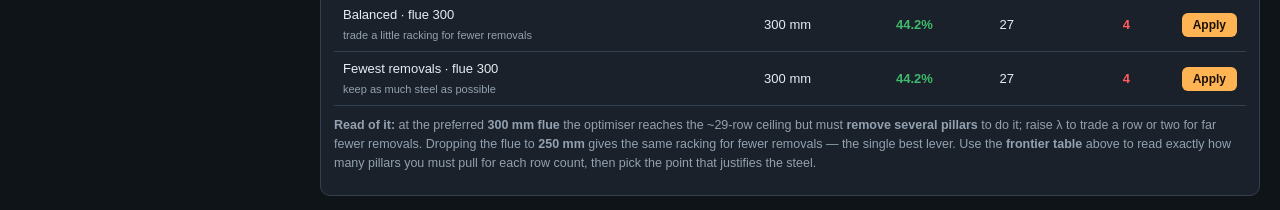
<file: Projects/racking_optimiser.html>
<!DOCTYPE html>
<html lang="en">
<head>
<meta charset="utf-8" />
<meta name="viewport" content="width=device-width, initial-scale=1" />
<title>Gompels Warehouse — Racking Layout Optimiser</title>
<style>
  :root{
    --bg:#0f1419; --panel:#1a212b; --panel2:#222c38; --ink:#e7edf3; --mut:#93a1b0;
    --rack:#3fb96b; --rackEdge:#2c8a4e; --flue:#0c1116; --aisle:#161d25;
    --pillarOk:#7fd4ff; --pillarBad:#ff5b5b; --accent:#ffb454; --grid:#2b3848; --line:#33404f;
  }
  *{box-sizing:border-box}
  body{margin:0;background:var(--bg);color:var(--ink);
       font:14px/1.5 -apple-system,BlinkMacSystemFont,"Segoe UI",Roboto,sans-serif}
  header{padding:14px 20px;border-bottom:1px solid var(--line)}
  h1{margin:0;font-size:18px;font-weight:650}
  .sub{color:var(--mut);font-size:12.5px;margin-top:3px}
  .wrap{display:grid;grid-template-columns:300px 1fr;min-height:calc(100vh - 60px)}
  .controls{padding:14px 18px;border-right:1px solid var(--line);overflow-y:auto;max-height:calc(100vh - 60px)}
  .stage{padding:14px 20px;overflow:auto}
  .grp{margin-bottom:15px}
  .grp h3{margin:0 0 8px;font-size:11px;letter-spacing:.08em;text-transform:uppercase;color:var(--mut)}
  .ctl{margin-bottom:10px}
  .ctl label{display:flex;justify-content:space-between;font-size:12.5px;margin-bottom:3px}
  .ctl label b{color:var(--accent);font-variant-numeric:tabular-nums;font-weight:600}
  input[type=range]{width:100%;accent-color:var(--accent);margin:0}
  input[type=number]{width:72px;background:var(--panel2);border:1px solid var(--line);color:var(--ink);
    border-radius:6px;padding:3px 6px;font-size:12.5px}
  .row{display:flex;justify-content:space-between;align-items:center;font-size:12.5px;margin-bottom:8px}
  .seg{display:flex;gap:6px;margin-top:4px}
  .seg button{flex:1;background:var(--panel2);border:1px solid var(--line);color:var(--ink);
    padding:6px 0;border-radius:7px;cursor:pointer;font-size:12px}
  .seg button.on{background:var(--accent);color:#1a1207;border-color:var(--accent);font-weight:650}
  canvas{display:block;width:100%;background:var(--panel);border-radius:10px;border:1px solid var(--line)}
  .stats{display:grid;grid-template-columns:repeat(auto-fit,minmax(115px,1fr));gap:10px;margin:14px 0}
  .stat{background:var(--panel);border:1px solid var(--line);border-radius:10px;padding:10px 13px}
  .stat .k{font-size:11px;color:var(--mut);text-transform:uppercase;letter-spacing:.05em}
  .stat .v{font-size:21px;font-weight:680;font-variant-numeric:tabular-nums;margin-top:2px}
  .stat .v small{font-size:13px;color:var(--mut);font-weight:500}
  table{width:100%;border-collapse:collapse;margin-top:8px;font-size:13px}
  th,td{padding:7px 9px;text-align:right;border-bottom:1px solid var(--line);font-variant-numeric:tabular-nums}
  th:first-child,td:first-child{text-align:left}
  thead th{color:var(--mut);font-weight:600;font-size:11.5px;text-transform:uppercase;letter-spacing:.04em}
  tr.best td{background:rgba(63,185,107,.10)}
  .legend{display:flex;gap:16px;flex-wrap:wrap;font-size:12px;color:var(--mut);margin:10px 2px}
  .legend span{display:inline-flex;align-items:center;gap:6px}
  .sw{width:13px;height:13px;border-radius:3px;display:inline-block}
  details{background:var(--panel);border:1px solid var(--line);border-radius:10px;padding:10px 13px;margin-top:14px}
  details summary{cursor:pointer;color:var(--accent);font-weight:600;font-size:13px}
  details p,details li{color:var(--mut);font-size:12.5px}
  details code{color:var(--ink);background:var(--panel2);padding:1px 5px;border-radius:4px}
  .warn{color:var(--pillarBad);font-weight:600}.ok{color:var(--rack);font-weight:600}
</style>
</head>
<body>
<header>
  <h1>Gompels Warehouse — Racking Layout Optimiser</h1>
  <div class="sub">Packed right→left from the right wall (datum). Racks alternate with aisles along the length (6 m pillar axis); each rack run spans the full width. Goal: maximise rack rows with every pillar out of the aisles.</div>
</header>

<div class="wrap">
  <!-- ───────────── CONTROLS ───────────── -->
  <div class="controls">
    <div class="grp">
      <h3>Building footprint</h3>
      <div class="ctl"><label>Long axis (racked) L <b><span id="vL"></span> m</b></label>
        <input type="range" id="L" min="20" max="200" step="0.5" value="132"></div>
      <div class="ctl"><label>Width W<sub>y</sub> (rack-run length) <b><span id="vWy"></span> m</b></label>
        <input type="range" id="Wy" min="12" max="120" step="1" value="108"></div>
      <div class="ctl"><label>Left wall clearance c <b><span id="vc"></span> m</b></label>
        <input type="range" id="c" min="0" max="1" step="0.05" value="0.3"></div>
    </div>

    <div class="grp">
      <h3>Right wall (datum)</h3>
      <label style="display:flex;gap:8px;align-items:center;font-size:12.5px;margin-bottom:8px;cursor:pointer">
        <input type="checkbox" id="singleRight" checked style="accent-color:var(--accent)">
        First rack on the right is single-depth</label>
      <div class="ctl"><label>Right wall gap c<sub>R</sub> <b><span id="vcR"></span> m</b></label>
        <input type="range" id="cR" min="0.20" max="0.50" step="0.01" value="0.30"></div>
      <div class="sub" style="margin-top:-4px">Gap behind the single rack against the right wall (200–500 mm).</div>
    </div>

    <div class="grp">
      <h3>Racking (fixed kit)</h3>
      <div class="ctl"><label>Rack depth, one side d <b><span id="vd"></span> m</b></label>
        <input type="range" id="d" min="0.8" max="1.3" step="0.025" value="1.1"></div>
      <div class="ctl"><label>Flue gap f (back-to-back) <b><span id="vf"></span> m</b></label>
        <input type="range" id="f" min="0" max="0.6" step="0.01" value="0.30"></div>
      <div class="sub" style="margin-top:-4px">Back-to-back block 2d + f = <b id="vblock" style="color:var(--accent)"></b> m
        &nbsp;(storage 2d = <b id="v2d" style="color:var(--accent)"></b> m)</div>
    </div>

    <div class="grp">
      <h3>Aisles</h3>
      <div class="ctl"><label>Minimum aisle a<sub>min</sub> <b><span id="vamin"></span> m</b></label>
        <input type="range" id="amin" min="1.6" max="3.5" step="0.01" value="2.05"></div>
      <div class="ctl"><label>Maximum aisle a<sub>max</sub> <b><span id="vamax"></span> m</b></label>
        <input type="range" id="amax" min="2.05" max="4.0" step="0.05" value="3.0"></div>
      <div class="sub" style="margin-top:-4px">Aisles vary freely in [a<sub>min</sub>, a<sub>max</sub>]. Keep ≤ 3 m unless it adds rows.</div>
    </div>

    <div class="grp">
      <h3>Pillars</h3>
      <div class="row"><span>Grid spacing (long axis) P₀</span>
        <input type="number" id="P0" min="2" max="40" step="0.1" value="6"> m</div>
      <div class="row"><span>Down-run spacing P<sub>y</sub></span>
        <input type="number" id="Py" min="2" max="40" step="0.1" value="26.9"> m</div>
      <div class="ctl"><label>Pillar width w<sub>p</sub> <b><span id="vwp"></span> m</b></label>
        <input type="range" id="wp" min="0" max="0.5" step="0.01" value="0.2"></div>
      <div class="ctl"><label>Grid offset φ <b><span id="vphi"></span> m</b></label>
        <input type="range" id="phi" min="0" max="6" step="0.05" value="0"></div>
    </div>

    <div class="grp">
      <h3>Optimiser</h3>
      <div class="ctl"><label>Keep-pillar priority λ <b><span id="vlam"></span></b></label>
        <input type="range" id="lam" min="0" max="3" step="0.05" value="0.3"></div>
      <div class="sub" style="margin-top:-4px">0 = max racking (remove pillars freely). Higher = keep more pillars
        (less steel, maybe fewer rows). Removal pattern is chosen automatically per pillar.</div>
    </div>
  </div>

  <!-- ───────────── STAGE ───────────── -->
  <div class="stage">
    <canvas id="cv"></canvas>

    <div class="legend">
      <span><i class="sw" style="background:var(--rack)"></i> double rack (d each side)</span>
      <span><i class="sw" style="background:#5fce86"></i> single rack (right wall)</span>
      <span><i class="sw" style="background:var(--flue);border:1px solid #2c8a4e"></i> flue gap (f)</span>
      <span><i class="sw" style="background:var(--aisle);border:1px solid #3a4655"></i> aisle (labelled, m)</span>
      <span><i class="sw" style="background:var(--pillarOk)"></i> pillar kept (in rack) ✓</span>
      <span><i class="sw" style="border:1.5px solid var(--accent);background:transparent"></i> pillar removed (costs steel)</span>
    </div>

    <!-- 1D side-view strip -->
    <div style="margin:8px 0 4px;color:var(--mut);font-size:10px;letter-spacing:.07em;text-transform:uppercase">
      1-D cross-section — long axis (right wall at right)</div>
    <canvas id="cv1d" style="display:block;width:100%;border-radius:8px;border:1px solid var(--line);background:var(--panel)"></canvas>

    <div class="stats" id="stats"></div>

    <h3 style="color:var(--mut);font-size:11px;letter-spacing:.08em;text-transform:uppercase;margin-bottom:2px">
      Racking ↔ steel frontier (rows achievable per number of pillars removed, current kit)</h3>
    <table id="cmp">
      <thead><tr><th>Pillars removed</th><th>Rack rows R</th><th>Rack-fill %</th><th>Total rack run</th></tr></thead>
      <tbody></tbody>
    </table>

    <details>
      <summary>Model & packing rule</summary>
      <p><b>Module.</b> Double block depth = <code>2d + f</code> (two racks + flue), then an aisle <code>a ≥ a_min</code>.
      A pillar is "safe" anywhere inside the block (rack or flue). The rightmost rack is single-depth (<code>d</code>),
      flush to the right wall behind a gap <code>c_R</code>.</p>
      <p><b>Ceiling.</b> <code>rack-fill_max = 2d/(2d+f+a_min)</code>; storage counts only the 2d, the flue is dead space.
      <code>R_max = (L − c − c_R + a_min)/(2d+f+a_min)</code>. Independent of width W_y (it cancels).</p>
      <p><b>Pillar capture.</b> A pillar (full width <code>w_p</code>) may sit <i>anywhere</i> inside a block — it can
      touch the aisle edge, it need not be centred. If a pillar ends up in an aisle it is <b>removed</b> (a costed
      choice), not a violation.</p>
      <p><b>Optimiser (dynamic program).</b> Sweeping right→left on a 5 cm grid, the DP chooses every block position
      and every aisle width in [a_min, a_max] to maximise <code>rows + λ·(pillars kept)</code>. So aisles vary, the
      keep/remove pattern is chosen <i>per pillar</i> (any mix of 6/12/18/24 m spans), and λ trades racking against
      saved steel. The "frontier" table above is this DP swept over λ.</p>
    </details>

    <details open>
      <summary>Scenario presets (click to apply — results computed live)</summary>
      <p style="margin-top:8px">Fixed: d = 1.1 m, a<sub>min</sub> = 2.05 m, flue per scenario, clearances 0.30 m,
      single rack at the right wall, 6 m pillar grid, L = 132 m, W = 108 m. The optimiser chooses aisle widths and the
      per-pillar keep/remove pattern automatically. <b>Rows</b> and <b>pillars removed</b> below are computed live.</p>
      <table id="presetTable">
        <thead><tr><th>Scenario</th><th>Flue</th><th>Rack-fill</th><th>Rows</th><th>Removed</th><th></th></tr></thead>
        <tbody></tbody>
      </table>
      <p style="margin-top:10px"><b>Read of it:</b> at the preferred <b>300 mm flue</b> the optimiser reaches the
      ~29-row ceiling but must <b>remove several pillars</b> to do it; raise λ to trade a row or two for far fewer
      removals. Dropping the flue to <b>250 mm</b> gives the same racking for fewer removals — the single best lever.
      Use the <b>frontier table</b> above to read exactly how many pillars you must pull for each row count, then pick
      the point that justifies the steel.</p>
    </details>
  </div>
</div>

<script>
"use strict";
const $ = id => document.getElementById(id);
// ---- core optimiser — RIGHT→LEFT dynamic program ----------------------
// Works in u = distance from the right wall, on a 5 cm grid. A single rack
// (depth d) optionally sits at the right wall behind gap cR. Double blocks
// (2d+f) are then placed with aisles that may VARY in [aMin, aMax]. A pillar
// is "kept" if its full width [u-wp/2, u+wp/2] lies anywhere inside a block
// (it may touch the aisle edge — not centred). Any pillar left in an aisle is
// "removed" (a deliberate, costed choice). The DP maximises
//   objective = (rack rows) + lambda * (pillars kept),
// so lambda trades racking against keeping pillars; the keep/remove pattern is
// chosen automatically per pillar (any mix of 6/12/18/24 m spans). Foul-free
// by construction: every pillar is either kept or removed, never stranded.
function pack(params){
  const {L, c, cR, d, f, aMin, aMax, wp, phi, singleRight, lambda} = params;
  const P = (params.P > 0 && isFinite(params.P)) ? params.P : 6;  // guard against 0/NaN → infinite loop
  const blockW = 2*d + f, store = 2*d;
  const D = 0.05, g = x => Math.round(x/D);
  const bw = g(blockW), aLo = g(aMin), aHi = g(Math.max(aMin, aMax)), maxE = g(L - c);
  // pillars on the structural grid, measured from the right wall
  const pil = [];
  for(let k=Math.ceil((0-phi)/P); ; k++){
    const u = phi + k*P;
    if(u > L + 1e-9) break;
    if(u >= -1e-9) pil.push(u);
  }
  const inside = pil.filter(u => u > cR + 1e-9 && u < L - c - 1e-9);   // pillars in the racked zone
  // pillars whose full width fits inside block ending at grid index e
  function cap(e){ let n=0; const lo=(e-bw)*D + wp/2, hi=e*D - wp/2;
    for(const u of inside) if(u >= lo-1e-9 && u <= hi+1e-9) n++; return n; }
  let sCap = 0;
  if(singleRight){ const lo=cR+wp/2, hi=cR+d-wp/2; for(const u of inside) if(u>=lo-1e-9 && u<=hi+1e-9) sCap++; }

  const NEG = -1e18, NP = maxE + 1;
  const obj = new Float64Array(NP).fill(NEG), rows = new Int32Array(NP),
        capA = new Int32Array(NP), prev = new Int32Array(NP).fill(-2);
  let start;
  if(singleRight){ start = g(cR + d); obj[start] = 1 + lambda*sCap; rows[start] = 1; capA[start] = sCap; }
  else { start = Math.max(0, g(cR - aMin)); obj[start] = 0; rows[start] = 0; capA[start] = 0; }
  prev[start] = -1;
  for(let e=start+1; e<=maxE; e++){
    if(e - bw < start) continue;
    const lo = Math.max(start, e - bw - aHi), hi = e - bw - aLo;
    if(hi < start) continue;
    const ce = cap(e); let best = NEG, bp = -2;
    for(let pv=lo; pv<=hi; pv++){
      if(obj[pv] <= NEG/2) continue;
      const v = obj[pv] + 1 + lambda*ce;
      if(v > best){ best = v; bp = pv; }
    }
    if(bp >= 0){ obj[e] = best; rows[e] = rows[bp] + 1; capA[e] = capA[bp] + ce; prev[e] = bp; }
  }
  let beObj = NEG, be = start;
  for(let e=start; e<=maxE; e++) if(obj[e] > beObj){ beObj = obj[e]; be = e; }
  // reconstruct double blocks (in u)
  const dbl = []; let e = be;
  while(prev[e] >= 0){ dbl.push({a:(e-bw)*D, b:e*D, single:false}); e = prev[e]; }
  dbl.reverse();
  const blocksU = [];
  if(singleRight) blocksU.push({a:cR, b:cR+d, single:true});
  blocksU.push(...dbl);
  blocksU.sort((a,b)=>a.a-b.a);
  // classify pillars (full-width capture)
  const pillarsU = inside.map(u => ({u, kept: blocksU.some(b => (u-wp/2)>=b.a-1e-9 && (u+wp/2)<=b.b+1e-9)}));
  const captured = pillarsU.filter(p=>p.kept).length, removed = inside.length - captured;
  // elems (racks + aisles) in u, then mirror to real x
  const eu = [];
  for(let i=0;i<blocksU.length;i++){
    if(i>0) eu.push({type:'aisle', a:blocksU[i-1].b, b:blocksU[i].a});
    eu.push({type:'rack', a:blocksU[i].a, b:blocksU[i].b, single:blocksU[i].single});
  }
  const elems = eu.map(x => ({type:x.type, a:L - x.b, b:L - x.a, single:x.single})).sort((p,q)=>p.a-q.a);
  const pillars = pillarsU.map(p => ({x: L - p.u, kept: p.kept, fouled:false}));
  const R = blocksU.length, singles = blocksU.filter(b=>b.single).length, doubles = R - singles;
  const storeTot = doubles*store + singles*d;
  const aisles = elems.filter(x=>x.type==='aisle');
  const Rmax = Math.floor((L - c - cR + aMin)/(blockW + aMin) + 1e-9);
  return {elems, pillars, R, doubles, singles, removed, captured, Ninside:inside.length,
    Rmax, fouled:0, fill: L>0 ? storeTot/L : 0, ceil: store/(blockW+aMin),
    avgAisle: aisles.length ? aisles.reduce((s,x)=>s+(x.b-x.a),0)/aisles.length : 0,
    minAisle: aisles.length ? Math.min(...aisles.map(x=>x.b-x.a)) : 0,
    maxAisle: aisles.length ? Math.max(...aisles.map(x=>x.b-x.a)) : 0,
    used: (blocksU.length ? blocksU[blocksU.length-1].b : cR) + c, d, f};
}

// ---- read controls -----------------------------------------------------
function readParams(){
  return {
    L:+$('L').value, Wy:+$('Wy').value, c:+$('c').value, cR:+$('cR').value,
    d:+$('d').value, f:+$('f').value, aMin:+$('amin').value, aMax:+$('amax').value,
    P:+$('P0').value, P0:+$('P0').value, Py:+$('Py').value, wp:+$('wp').value, phi:+$('phi').value,
    singleRight: $('singleRight').checked, lambda:+$('lam').value
  };
}

// ---- 2-D drawing -------------------------------------------------------
const cv = $('cv'), ctx = cv.getContext('2d');
function draw(res, p){
  const cssW = cv.clientWidth;
  const padL=46, padR=16, topStrip=34, padB=26;
  const W = cssW - padL - padR;
  const sx = W / p.L, sy = sx;
  const Hy = p.Wy * sy;
  const cssH = topStrip + Hy + padB;
  const dpr = window.devicePixelRatio || 1;
  cv.style.height = cssH+'px';
  cv.width = cssW*dpr; cv.height = cssH*dpr;
  ctx.setTransform(dpr,0,0,dpr,0,0);
  ctx.clearRect(0,0,cssW,cssH);
  const X = m => padL + m*sx, Y = m => topStrip + m*sy;

  ctx.fillStyle = '#12181f'; ctx.fillRect(X(0), Y(0), p.L*sx, Hy);

  const dpx = p.d*sx;
  for(const e of res.elems){
    if(e.type!=='rack') continue;
    const x0=X(e.a), w=(e.b-e.a)*sx;
    if(e.single){
      // single-depth rack against the right wall — one strip, no flue
      ctx.fillStyle='#5fce86'; ctx.fillRect(x0, Y(0), Math.max(1,w), Hy);
      ctx.strokeStyle='#2c8a4e'; ctx.lineWidth=1; ctx.strokeRect(x0+.5, Y(0)+.5, Math.max(1,w)-1, Hy-1);
    } else {
      // double block: flue backdrop + two rack halves of depth d
      ctx.fillStyle='#0c1116'; ctx.fillRect(x0, Y(0), Math.max(1,w), Hy);
      ctx.fillStyle='#3fb96b';
      ctx.fillRect(x0, Y(0), Math.max(1,dpx), Hy);
      ctx.fillRect(x0+w-dpx, Y(0), Math.max(1,dpx), Hy);
      ctx.strokeStyle='#2c8a4e'; ctx.lineWidth=1; ctx.strokeRect(x0+.5, Y(0)+.5, Math.max(1,w)-1, Hy-1);
    }
  }

  // full 2-D pillar lattice (down-run spacing Py). kept = blue solid; removed = orange hollow line.
  const pyN = Math.floor(p.Wy/p.Py + 1e-9);
  for(const pl of res.pillars){
    const xx = X(pl.x);
    const s = Math.min(7, Math.max(4, sy*0.25));
    if(!pl.kept){   // a pillar we choose to remove — mark the whole column faintly
      ctx.strokeStyle='rgba(255,180,84,.45)'; ctx.lineWidth=1.5;
      ctx.beginPath(); ctx.moveTo(xx, Y(0)); ctx.lineTo(xx, Y(p.Wy)); ctx.stroke();
    }
    for(let r=0; r<=pyN; r++){
      const yy=Y(r*p.Py);
      if(pl.kept){ ctx.fillStyle='#7fd4ff'; ctx.fillRect(xx-s/2, yy-s/2, s, s); }
      else { ctx.strokeStyle='#ffb454'; ctx.lineWidth=1.2; ctx.strokeRect(xx-s/2, yy-s/2, s, s); }
    }
  }

  // aisle width labels (rotated) in top strip
  ctx.textAlign='center'; ctx.textBaseline='middle';
  for(const e of res.elems){
    if(e.type!=='aisle') continue;
    const w=e.b-e.a, xc=X((e.a+e.b)/2), wide = w > p.aMin + 0.01;
    ctx.save(); ctx.translate(xc, topStrip-15); ctx.rotate(-Math.PI/2);
    ctx.fillStyle = wide ? '#ffb454' : '#8aa0b3';
    ctx.font = (wide?'bold ':'')+'10px sans-serif';
    ctx.fillText(w.toFixed(2), 0, 0); ctx.restore();
  }
  ctx.fillStyle='#6b7c8e'; ctx.font='9px sans-serif'; ctx.textAlign='left';
  ctx.fillText('aisle widths (m) ↓', X(0), topStrip-6);

  // bottom ruler at pillar spacing
  ctx.textAlign='center'; ctx.fillStyle='#6b7c8e'; ctx.font='9px sans-serif';
  for(let m=0; m<=p.L+1e-9; m+=p.P){
    const xx=X(m);
    ctx.strokeStyle='#26303c'; ctx.beginPath(); ctx.moveTo(xx, Y(p.Wy)); ctx.lineTo(xx, Y(p.Wy)+4); ctx.stroke();
    ctx.fillText(m.toFixed(0), xx, Y(p.Wy)+13);
  }
  ctx.strokeStyle='#33404f'; ctx.lineWidth=1; ctx.strokeRect(X(0)+.5, Y(0)+.5, p.L*sx-1, Hy-1);
  ctx.save(); ctx.translate(13, Y(p.Wy/2)); ctx.rotate(-Math.PI/2);
  ctx.fillStyle='#6b7c8e'; ctx.textAlign='center'; ctx.font='10px sans-serif';
  ctx.fillText('rack runs — width '+p.Wy.toFixed(0)+'m', 0, 0); ctx.restore();
}

// ---- 1D side-view strip -----------------------------------------------
const cv1d = $('cv1d'), ctx1 = cv1d.getContext('2d');
function draw1D(res, p){
  const cssW = cv1d.clientWidth;
  const H = 64;                        // fixed strip height (px)
  const padL = 6, padR = 6, padT = 22, padB = 18;
  const drawW = cssW - padL - padR;
  const dpr = window.devicePixelRatio || 1;
  cv1d.style.height = H + 'px';
  cv1d.width = cssW * dpr; cv1d.height = H * dpr;
  ctx1.setTransform(dpr,0,0,dpr,0,0);
  ctx1.clearRect(0,0,cssW,H);

  const sx = drawW / p.L;              // m → px
  const X = m => padL + m * sx;
  const rackH = H - padT - padB;       // height of the rack band

  // floor background
  ctx1.fillStyle = '#12181f';
  ctx1.fillRect(padL, padT, drawW, rackH);

  // rack blocks
  const dpx = p.d * sx;
  for(const e of res.elems){
    if(e.type !== 'rack') continue;
    const x0 = X(e.a), w = Math.max(1, (e.b - e.a) * sx);
    if(e.single){
      ctx1.fillStyle = '#5fce86';
      ctx1.fillRect(x0, padT, w, rackH);
    } else {
      ctx1.fillStyle = '#0c1116';
      ctx1.fillRect(x0, padT, w, rackH);          // flue centre
      ctx1.fillStyle = '#3fb96b';
      ctx1.fillRect(x0, padT, Math.max(1, dpx), rackH);
      ctx1.fillRect(x0 + w - dpx, padT, Math.max(1, dpx), rackH);
    }
    ctx1.strokeStyle = '#2c8a4e'; ctx1.lineWidth = 0.5;
    ctx1.strokeRect(x0 + 0.5, padT + 0.5, w - 1, rackH - 1);
  }

  // aisle dimension lines + labels above the band
  ctx1.textAlign = 'center'; ctx1.textBaseline = 'middle';
  ctx1.font = '8.5px sans-serif';
  for(const e of res.elems){
    if(e.type !== 'aisle') continue;
    const w = e.b - e.a, x0 = X(e.a), xW = w * sx, xc = x0 + xW / 2;
    const wide = w > p.aMin + 0.01;
    // tick marks
    ctx1.strokeStyle = wide ? '#ffb454' : '#4a5a6a'; ctx1.lineWidth = 0.8;
    ctx1.beginPath(); ctx1.moveTo(x0, padT - 5); ctx1.lineTo(x0, padT - 1); ctx1.stroke();
    ctx1.beginPath(); ctx1.moveTo(x0 + xW, padT - 5); ctx1.lineTo(x0 + xW, padT - 1); ctx1.stroke();
    // dimension line
    ctx1.beginPath(); ctx1.moveTo(x0, padT - 3); ctx1.lineTo(x0 + xW, padT - 3); ctx1.stroke();
    // label (only if wide enough to fit)
    if(xW > 22){
      ctx1.fillStyle = wide ? '#ffb454' : '#6b7c8e';
      ctx1.fillText(w.toFixed(2), xc, padT - 10);
    }
  }

  // pillar markers — vertical bar at their x position
  for(const pl of res.pillars){
    const xx = X(pl.x);
    const wpx = Math.max(2, p.wp * sx);
    ctx1.fillStyle = pl.kept ? 'rgba(127,212,255,0.9)' : 'rgba(255,180,84,0.6)';
    ctx1.fillRect(xx - wpx/2, padT - 1, wpx, rackH + 2);
  }

  // wall markers
  ctx1.fillStyle = '#4a5568';
  ctx1.fillRect(padL, padT, 3, rackH);              // left wall
  ctx1.fillRect(padL + drawW - 3, padT, 3, rackH);  // right wall

  // bottom axis tick labels at pillar grid positions
  ctx1.textAlign = 'center'; ctx1.fillStyle = '#5a6b7c'; ctx1.font = '8px sans-serif'; ctx1.textBaseline = 'top';
  for(let m = 0; m <= p.L + 1e-9; m += p.P){
    ctx1.fillText(m.toFixed(0), X(m), padT + rackH + 2);
  }

  // border
  ctx1.strokeStyle = '#33404f'; ctx1.lineWidth = 1;
  ctx1.strokeRect(padL + 0.5, padT + 0.5, drawW - 1, rackH - 1);
}

// ---- stats + trade-off frontier ---------------------------------------
function renderStats(res, p){
  const pct = x => (100*x).toFixed(1)+'%';
  const totalRun = res.R * p.Wy;
  $('stats').innerHTML = [
    ['Rack rows R', `${res.R} <small>/ ${res.Rmax} max</small>`],
    ['Double + single', `${res.doubles} <small>dbl +</small> ${res.singles} <small>sgl</small>`],
    ['Rack-fill', `${pct(res.fill)} <small>/ ${pct(res.ceil)} ceiling</small>`],
    ['Pillars kept', `<span class="ok">${res.captured}</span> <small>/ ${res.Ninside}</small>`],
    ['Pillars removed', `<span class="${res.removed?'warn':'ok'}">${res.removed}</span>`],
    ['Aisle range', `${res.minAisle.toFixed(2)}–${res.maxAisle.toFixed(2)} <small>m</small>`],
    ['Total rack run', `${totalRun.toFixed(0)} <small>m (R×W)</small>`],
  ].map(([k,v])=>`<div class="stat"><div class="k">${k}</div><div class="v">${v}</div></div>`).join('');
}
// Sweep lambda to trace the racking-vs-steel frontier (rows achievable per #removed).
function renderCompare(){
  const base = readParams();
  const byRemoved = new Map();
  for(const lam of [0,0.1,0.2,0.3,0.5,0.75,1,1.5,2,3]){
    const r = pack({...base, lambda:lam});
    const cur = byRemoved.get(r.removed);
    if(!cur || r.R > cur.R) byRemoved.set(r.removed, {R:r.R, fill:r.fill, Rmax:r.Rmax});
  }
  const pts = [...byRemoved.entries()].map(([rem,o])=>({rem,...o})).sort((a,b)=>a.rem-b.rem);
  const maxR = Math.max(...pts.map(p=>p.R));
  const here = pack(base).removed;
  $('cmp').querySelector('tbody').innerHTML = pts.map(r=>`
    <tr class="${r.R===maxR?'best':''}">
      <td>${r.rem}${r.rem===here?' &larr; now':''}</td>
      <td>${r.R} / ${r.Rmax}</td>
      <td>${(100*r.fill).toFixed(1)}%</td>
      <td>${(r.R*base.Wy).toFixed(0)} m</td>
    </tr>`).join('');
}

// ---- update ------------------------------------------------------------
function update(){
  const p = readParams();
  $('vL').textContent=p.L.toFixed(1); $('vWy').textContent=p.Wy.toFixed(0);
  $('vc').textContent=p.c.toFixed(2); $('vcR').textContent=p.cR.toFixed(2);
  $('vd').textContent=p.d.toFixed(3); $('vf').textContent=p.f.toFixed(2);
  $('v2d').textContent=(2*p.d).toFixed(2); $('vblock').textContent=(2*p.d+p.f).toFixed(2);
  $('vamin').textContent=p.aMin.toFixed(2); $('vamax').textContent=p.aMax.toFixed(2);
  $('vwp').textContent=p.wp.toFixed(2); $('vphi').textContent=p.phi.toFixed(2);
  $('vlam').textContent=p.lambda.toFixed(2);
  const res = pack(p);
  draw(res, p); draw1D(res, p); renderStats(res, p); renderCompare();
}

['L','Wy','c','cR','d','f','amin','amax','wp','phi','P0','Py','lam'].forEach(id=>$(id).addEventListener('input',update));
$('singleRight').addEventListener('change', update);
let _rz; window.addEventListener('resize', () => { clearTimeout(_rz); _rz = setTimeout(update, 120); });

// ---- scenario presets (live-computed by the optimiser) ----------------
const COMMON = {L:132, Wy:108, c:0.30, cR:0.30, d:1.1, Py:26.9, wp:0.20, P0:6, phi:0, singleRight:true, aMin:2.05};
const PRESETS = [
  {name:'Max racking · flue 300 ★', note:'recommended — most rows, fire-safe flue',
   v:{...COMMON, f:0.30, aMax:3.0, lambda:0.2}},
  {name:'Max racking · flue 250', note:'250 mm flue — same result as 300, no benefit here',
   v:{...COMMON, f:0.25, aMax:3.0, lambda:0.2}},
  {name:'Balanced · flue 300', note:'trade a little racking for fewer removals',
   v:{...COMMON, f:0.30, aMax:3.0, lambda:1.0}},
  {name:'Fewest removals · flue 300', note:'keep as much steel as possible',
   v:{...COMMON, f:0.30, aMax:3.0, lambda:3.0}},
];
function applyPreset(p){
  const v=p.v, map={aMin:'amin',aMax:'amax',lambda:'lam'};
  ['L','Wy','c','cR','d','f','aMin','aMax','P0','phi','Py','wp','lambda'].forEach(k=>{
    const id = map[k]||k; if(v[k]!==undefined) $(id).value = v[k];
  });
  $('singleRight').checked = v.singleRight; update();
}
function renderPresets(){
  const tb=$('presetTable').querySelector('tbody');
  tb.innerHTML = PRESETS.map((p,i)=>{
    const r = pack(p.v);
    return `<tr>
      <td style="text-align:left">${p.name}<br><span style="color:var(--mut);font-size:11px">${p.note}</span></td>
      <td>${(p.v.f*1000).toFixed(0)} mm</td>
      <td class="ok">${(100*r.fill).toFixed(1)}%</td>
      <td>${r.R}</td>
      <td class="${r.removed?'warn':'ok'}">${r.removed}</td>
      <td><button data-i="${i}" class="applyBtn" style="background:var(--accent);color:#1a1207;border:none;
        border-radius:6px;padding:5px 11px;cursor:pointer;font-weight:650;font-size:12px">Apply</button></td>
    </tr>`;
  }).join('');
  tb.querySelectorAll('.applyBtn').forEach(b=>b.addEventListener('click',()=>applyPreset(PRESETS[+b.dataset.i])));
}
renderPresets();
update();
</script>
</body>
</html>
</file>
<file: style.css>
/* ============================================
   GLOBAL RESET & BASE
   ============================================ */
*, *::before, *::after {
    margin: 0;
    padding: 0;
    box-sizing: border-box;
}

:root {
    --bg:        #0d0d1f;
    --bg-alt:    #111128;
    --bg-card:   #16162a;
    --border:    rgba(255,255,255,0.08);
    --accent:    #ff6d4a;
    --accent-dark: #e0522e;
    --text:      #f0f0f5;
    --text-muted:#9090a8;
    --font:      'Times New Roman', Times, serif;
    --font-display: 'Times New Roman', Times, serif;
    --radius:    12px;
    --max-w:     1200px;
}

html {
    scroll-behavior: smooth;
}

body {
    font-family: var(--font);
    background-color: var(--bg);
    color: var(--text);
    line-height: 1.7;
    -webkit-font-smoothing: antialiased;
}

/* ============================================
   NAVIGATION
   ============================================ */
nav {
    position: sticky;
    top: 0;
    z-index: 100;
    background: rgba(13,13,31, 0.85);
    backdrop-filter: blur(14px);
    -webkit-backdrop-filter: blur(14px);
    border-bottom: 1px solid var(--border);
}

.nav-container {
    max-width: var(--max-w);
    margin: 0 auto;
    padding: 0 2rem;
    height: 64px;
    display: flex;
    justify-content: space-between;
    align-items: center;
}

.logo {
    text-decoration: none;
    font-size: 1.1rem;
    font-weight: 700;
    color: var(--text);
    letter-spacing: -0.02em;
}

.nav-links {
    display: flex;
    list-style: none;
    align-items: center;
    gap: 2rem;
}

.nav-links a {
    color: var(--text-muted);
    text-decoration: none;
    font-size: 0.9rem;
    font-weight: 500;
    transition: color 0.2s;
}

.nav-links a:hover {
    color: var(--text);
}

.nav-links a.nav-cta {
    background: var(--accent);
    color: #fff;
    padding: 0.45rem 1.1rem;
    border-radius: 8px;
    font-weight: 600;
    transition: background 0.2s, transform 0.2s;
}

.nav-links a.nav-cta:hover {
    background: var(--accent-dark);
    color: #fff;
    transform: translateY(-1px);
}

/* ============================================
   BUTTONS
   ============================================ */
.btn-primary {
    display: inline-block;
    background: var(--accent);
    color: #fff;
    padding: 0.75rem 1.8rem;
    border-radius: 8px;
    font-weight: 600;
    font-size: 0.95rem;
    text-decoration: none;
    transition: background 0.2s, transform 0.2s, box-shadow 0.2s;
}

.btn-primary:hover {
    background: var(--accent-dark);
    transform: translateY(-2px);
    box-shadow: 0 8px 24px rgba(255,109,74, 0.35);
}

.btn-secondary {
    display: inline-block;
    background: transparent;
    color: var(--text);
    padding: 0.75rem 1.8rem;
    border-radius: 8px;
    font-weight: 600;
    font-size: 0.95rem;
    text-decoration: none;
    border: 1px solid var(--border);
    transition: border-color 0.2s, background 0.2s, transform 0.2s;
}

.btn-secondary:hover {
    border-color: rgba(255,255,255,0.25);
    background: rgba(255,255,255,0.06);
    transform: translateY(-2px);
}

/* ============================================
   HERO SECTION
   ============================================ */
.hero {
    position: relative;
    min-height: 0;
    display: flex;
    align-items: center;
    overflow: hidden;
    padding: 4rem 2rem 3rem;
    background: var(--bg);
}

/* Dot grid background texture */
.hero-bg-dots {
    position: absolute;
    inset: 0;
    background-image: radial-gradient(circle, rgba(255,255,255,0.06) 1px, transparent 1px);
    background-size: 32px 32px;
    pointer-events: none;
}

/* Subtle radial glow behind headline */
.hero::before {
    content: '';
    position: absolute;
    top: 10%;
    left: -10%;
    width: 120%;
    height: 80%;
    background: radial-gradient(ellipse at center, rgba(255,109,74,0.08) 0%, transparent 65%);
    pointer-events: none;
}

.hero-content {
    position: relative;
    max-width: var(--max-w);
    margin: 0 auto;
    width: 100%;
}

.hero-eyebrow {
    font-size: 0.85rem;
    font-weight: 500;
    color: var(--accent);
    letter-spacing: 0.06em;
    text-transform: uppercase;
    margin-bottom: 1.25rem;
}

.hero-content h1 {
    font-family: var(--font-display);
    font-size: clamp(2.8rem, 6vw, 5.2rem);
    font-weight: 600;
    line-height: 1.05;
    letter-spacing: -0.02em;
    color: var(--text);
    margin-bottom: 1.5rem;
}

.hero-highlight {
    color: var(--accent);
}

.hero-sub {
    font-size: 1.1rem;
    color: var(--text-muted);
    margin-bottom: 2.5rem;
    letter-spacing: 0.02em;
}

.hero-actions {
    display: flex;
    gap: 1rem;
    flex-wrap: wrap;
}

/* ============================================
   SECTION SHARED STYLES
   ============================================ */
.section {
    padding: 6rem 2rem;
}

.section-alt {
    background: var(--bg-alt);
}

.container {
    max-width: var(--max-w);
    margin: 0 auto;
}

.section-label {
    display: inline-block;
    font-size: 0.78rem;
    font-weight: 600;
    letter-spacing: 0.1em;
    text-transform: uppercase;
    color: var(--accent);
    background: rgba(255,109,74,0.1);
    padding: 0.3rem 0.8rem;
    border-radius: 20px;
    margin-bottom: 1.25rem;
    border: 1px solid rgba(255,109,74,0.2);
}

.section h2 {
    font-family: var(--font-display);
    font-size: clamp(1.9rem, 3.5vw, 2.9rem);
    font-weight: 600;
    letter-spacing: -0.01em;
    color: var(--text);
    margin-bottom: 2rem;
}

.section-intro {
    max-width: 720px;
    font-size: 1.05rem;
    color: var(--text-muted);
    line-height: 1.8;
    margin-top: -0.75rem;
    margin-bottom: 2.5rem;
}

/* Interactive-tool project card (racking optimiser) — matches the other cards */
.project-card--tool { text-decoration: none; color: inherit; }
.project-card p strong { color: var(--text); font-weight: 600; }

/* ============================================
   ABOUT SECTION
   ============================================ */
.about-body {
    max-width: 760px;
}

.about-body p {
    font-size: 1.05rem;
    color: var(--text-muted);
    line-height: 1.8;
    margin-bottom: 1rem;
}

/* ============================================
   PROJECTS GRID
   ============================================ */
.projects-grid {
    display: grid;
    grid-template-columns: repeat(auto-fit, minmax(300px, 1fr));
    gap: 1.5rem;
    margin-top: 1rem;
}

.project-card {
    background: var(--bg-card);
    border: 1px solid var(--border);
    border-radius: var(--radius);
    padding: 2rem;
    transition: border-color 0.2s, transform 0.2s, box-shadow 0.2s;
    display: flex;
    flex-direction: column;
    gap: 0.75rem;
}

.project-card:hover {
    border-color: rgba(255,109,74,0.35);
    transform: translateY(-4px);
    box-shadow: 0 16px 40px rgba(0,0,0,0.3);
}

.card-tag {
    display: inline-block;
    font-size: 0.72rem;
    font-weight: 600;
    letter-spacing: 0.08em;
    text-transform: uppercase;
    color: var(--accent);
    background: rgba(255,109,74,0.1);
    padding: 0.2rem 0.6rem;
    border-radius: 20px;
    width: fit-content;
    border: 1px solid rgba(255,109,74,0.2);
}

.project-card h3 {
    font-size: 1.05rem;
    font-weight: 600;
    color: var(--text);
    line-height: 1.4;
}

.project-card p {
    font-size: 0.92rem;
    color: var(--text-muted);
    line-height: 1.7;
    flex: 1;
}

.project-link {
    color: var(--accent);
    text-decoration: none;
    font-size: 0.9rem;
    font-weight: 600;
    display: inline-flex;
    align-items: center;
    gap: 0.3rem;
    transition: gap 0.2s, opacity 0.2s;
    margin-top: 0.5rem;
}

.project-link:hover {
    gap: 0.6rem;
    opacity: 0.85;
}

/* ============================================
   PHOTOGRAPHY GRID
   ============================================ */
/* Heading row: title on the left, portfolio button on the right */
.section-heading-row {
    display: flex;
    align-items: center;
    justify-content: space-between;
    flex-wrap: wrap;
    gap: 1rem;
    margin-bottom: 2rem;
}

.section-heading-row h2 {
    margin-bottom: 0;
}

.portfolio-btn {
    display: inline-flex;
    align-items: center;
    gap: 0.4rem;
    white-space: nowrap;
    transition: background 0.2s, transform 0.2s, box-shadow 0.2s, gap 0.2s;
}

.portfolio-btn:hover {
    gap: 0.7rem;
}

.photo-grid {
    display: grid;
    grid-template-columns: repeat(auto-fit, minmax(230px, 1fr));
    gap: 1rem;
    margin-top: 2.5rem;
}

.photo-grid-wide {
    margin-top: 1rem;
}

.photo-item {
    aspect-ratio: 3/4;
    overflow: hidden;
    border-radius: var(--radius);
    border: 1px solid var(--border);
}

.photo-item-wide {
    aspect-ratio: 3/2;
    overflow: hidden;
    border-radius: var(--radius);
    border: 1px solid var(--border);
}

.photo-item img,
.photo-item-wide img {
    width: 100%;
    height: 100%;
    object-fit: cover;
    transition: transform 0.4s ease;
    display: block;
}

.photo-item:hover img,
.photo-item-wide:hover img {
    transform: scale(1.05);
}

/* ============================================
   PORTFOLIO PAGE
   ============================================ */
.portfolio-header {
    padding-top: 8rem;   /* clear the fixed nav */
    padding-bottom: 1rem;
}

.portfolio-intro {
    max-width: 640px;
    font-size: 1.05rem;
    color: var(--text-muted);
    line-height: 1.8;
}

.portfolio-section {
    padding-top: 2rem;
}

/* Masonry layout: columns adapt to screen width automatically.
   Portrait and landscape shots keep their natural ratio and pack
   together with minimal blank space, on both desktop and phone. */
.portfolio-masonry {
    column-width: 320px;
    column-gap: 1rem;
}

.portfolio-item {
    position: relative;
    break-inside: avoid;
    margin: 0 0 1rem;
    border-radius: var(--radius);
    overflow: hidden;
    border: 1px solid var(--border);
    background: var(--bg-card);
}

.portfolio-item img {
    width: 100%;
    height: auto;
    display: block;
    cursor: zoom-in;
    transition: transform 0.4s ease;
}

.portfolio-item:hover img {
    transform: scale(1.03);
}

/* Per-image download button (native long-press still works on mobile) */
.portfolio-download {
    position: absolute;
    top: 0.6rem;
    right: 0.6rem;
    width: 2.2rem;
    height: 2.2rem;
    display: flex;
    align-items: center;
    justify-content: center;
    font-size: 1.1rem;
    font-weight: 700;
    line-height: 1;
    color: #fff;
    text-decoration: none;
    background: rgba(13,13,31,0.6);
    border: 1px solid rgba(255,255,255,0.18);
    border-radius: 8px;
    backdrop-filter: blur(4px);
    opacity: 0;
    transform: translateY(-4px);
    transition: opacity 0.2s, transform 0.2s, background 0.2s;
}

.portfolio-item:hover .portfolio-download,
.portfolio-download:focus {
    opacity: 1;
    transform: translateY(0);
}

.portfolio-download:hover {
    background: var(--accent);
}

/* On touch devices there's no hover — keep the button visible */
@media (hover: none) {
    .portfolio-download {
        opacity: 1;
        transform: none;
    }
}

.portfolio-empty {
    color: var(--text-muted);
    font-size: 1rem;
    padding: 2rem 0;
}

.portfolio-empty code {
    background: var(--bg-card);
    padding: 0.15rem 0.4rem;
    border-radius: 6px;
    border: 1px solid var(--border);
    font-size: 0.9em;
}

/* Lightbox */
.lightbox {
    position: fixed;
    inset: 0;
    z-index: 1000;
    display: flex;
    flex-direction: column;
    align-items: center;
    justify-content: center;
    gap: 1.2rem;
    padding: 2rem;
    background: rgba(5,5,12,0.92);
    backdrop-filter: blur(6px);
}

.lightbox[hidden] { display: none; }

.lightbox img {
    max-width: 92vw;
    max-height: 78vh;
    border-radius: var(--radius);
    box-shadow: 0 20px 60px rgba(0,0,0,0.6);
}

.lightbox-close {
    position: absolute;
    top: 1.2rem;
    right: 1.5rem;
    background: none;
    border: none;
    color: #fff;
    font-size: 2.4rem;
    line-height: 1;
    cursor: pointer;
    opacity: 0.8;
}

.lightbox-close:hover { opacity: 1; }

.lightbox-download {
    display: inline-block;
    background: var(--accent);
    color: #fff;
    padding: 0.65rem 1.6rem;
    border-radius: 8px;
    font-weight: 600;
    font-size: 0.95rem;
    text-decoration: none;
    transition: background 0.2s, transform 0.2s;
}

.lightbox-download:hover {
    background: var(--accent-dark);
    transform: translateY(-2px);
}

/* ============================================
   CV SECTION
   ============================================ */
.cv-columns {
    display: grid;
    grid-template-columns: 1fr 1fr;
    gap: 3rem;
    margin-top: 1rem;
    align-items: start;
}

.cv-group-title {
    font-size: 1rem;
    font-weight: 700;
    color: var(--text);
    text-transform: uppercase;
    letter-spacing: 0.08em;
    margin-bottom: 1.5rem;
    padding-bottom: 0.75rem;
    border-bottom: 1px solid var(--border);
}

.cv-item {
    padding: 1.25rem 0;
    border-bottom: 1px solid var(--border);
}

.cv-item:last-child {
    border-bottom: none;
}

.cv-item-header {
    display: flex;
    justify-content: space-between;
    align-items: flex-start;
    gap: 1rem;
    margin-bottom: 0.3rem;
    flex-wrap: wrap;
}

.cv-item h4 {
    font-size: 0.95rem;
    font-weight: 600;
    color: var(--text);
}

.cv-date {
    font-size: 0.78rem;
    color: var(--accent);
    font-weight: 500;
    white-space: nowrap;
    background: rgba(255,109,74,0.1);
    padding: 0.2rem 0.6rem;
    border-radius: 20px;
    border: 1px solid rgba(255,109,74,0.2);
}

.cv-org {
    font-size: 0.85rem;
    color: var(--text-muted);
    font-weight: 500;
    margin-bottom: 0.5rem;
}

.cv-item p {
    font-size: 0.88rem;
    color: var(--text-muted);
    line-height: 1.7;
    margin-top: 0.3rem;
}

.cv-download-wrap {
    margin-top: 3rem;
    text-align: center;
}

/* ============================================
   CONTACT SECTION
   ============================================ */
.contact-section {
    position: relative;
    text-align: center;
    overflow: hidden;
}

.contact-glow {
    position: absolute;
    inset: 0;
    background: radial-gradient(ellipse at center, rgba(255,109,74,0.1) 0%, transparent 60%);
    pointer-events: none;
}

.contact-inner {
    position: relative;
}

.contact-sub {
    font-size: 1.05rem;
    color: var(--text-muted);
    margin-bottom: 2rem;
    max-width: 480px;
    margin-left: auto;
    margin-right: auto;
}

.contact-links {
    display: flex;
    justify-content: center;
    gap: 1rem;
    flex-wrap: wrap;
}

/* ============================================
   FOOTER
   ============================================ */
footer {
    background: var(--bg-alt);
    border-top: 1px solid var(--border);
    padding: 2rem;
}

.footer-inner {
    max-width: var(--max-w);
    margin: 0 auto;
    display: flex;
    justify-content: space-between;
    align-items: center;
    flex-wrap: wrap;
    gap: 1rem;
}

.footer-logo {
    font-weight: 700;
    font-size: 1rem;
    color: var(--text);
}

footer p {
    font-size: 0.85rem;
    color: var(--text-muted);
}

/* ============================================
   RESPONSIVE
   ============================================ */
@media (max-width: 900px) {
    .cv-columns {
        grid-template-columns: 1fr;
        gap: 2rem;
    }
}

@media (max-width: 768px) {
    .nav-toggle { display: flex; }

    .nav-links {
        position: fixed;
        top: 64px;
        left: 0;
        right: 0;
        flex-direction: column;
        align-items: stretch;
        gap: 0;
        background: rgba(13,13,31, 0.97);
        backdrop-filter: blur(14px);
        -webkit-backdrop-filter: blur(14px);
        border-bottom: 1px solid var(--border);
        padding: 0.5rem 1.5rem 1.25rem;
        transform: translateY(-140%);
        opacity: 0;
        pointer-events: none;
        transition: transform 0.3s ease, opacity 0.3s ease;
    }

    nav.nav-open .nav-links {
        transform: translateY(0);
        opacity: 1;
        pointer-events: auto;
    }

    .nav-links li {
        width: 100%;
        border-bottom: 1px solid var(--border);
    }

    .nav-links li:last-child { border-bottom: none; padding-top: 0.75rem; }

    .nav-links a {
        display: block;
        padding: 0.9rem 0.25rem;
        font-size: 1rem;
    }

    .nav-links a.nav-cta {
        text-align: center;
        padding: 0.75rem 1.1rem;
    }

    .hero {
        min-height: auto;
        padding: 5rem 1.5rem;
    }

    .hero-content h1 {
        font-size: 2.5rem;
    }

    .section {
        padding: 4rem 1.5rem;
    }

    .footer-inner {
        flex-direction: column;
        text-align: center;
    }
}

@media (max-width: 480px) {
    .hero-actions {
        flex-direction: column;
    }

    .contact-links {
        flex-direction: column;
        align-items: center;
    }
}

/* ============================================
   HAMBURGER TOGGLE (mobile nav)
   ============================================ */
.nav-toggle {
    display: none;
    flex-direction: column;
    justify-content: center;
    gap: 5px;
    width: 40px;
    height: 40px;
    padding: 8px;
    background: transparent;
    border: 1px solid var(--border);
    border-radius: 8px;
    cursor: pointer;
}
.nav-toggle span {
    display: block;
    height: 2px;
    width: 100%;
    background: var(--text);
    border-radius: 2px;
    transition: transform 0.3s ease, opacity 0.2s ease;
}
nav.nav-open .nav-toggle span:nth-child(1) { transform: translateY(7px) rotate(45deg); }
nav.nav-open .nav-toggle span:nth-child(2) { opacity: 0; }
nav.nav-open .nav-toggle span:nth-child(3) { transform: translateY(-7px) rotate(-45deg); }

/* ============================================
   HERO EXTRAS — canvas + scroll cue
   ============================================ */
.hero-canvas {
    position: absolute;
    inset: 0;
    width: 100%;
    height: 100%;
    pointer-events: none;
    opacity: 0.55;
}
.hero-content { z-index: 2; }
.hero-sub { max-width: none; line-height: 1.75; }
.hero-sub strong { color: var(--text); font-weight: 600; }

.hero-scroll {
    display: flex;
    align-items: center;
    gap: 0.6rem;
    margin-top: 3rem;
    color: var(--text-muted);
    font-size: 0.75rem;
    letter-spacing: 0.15em;
    text-transform: uppercase;
}
.hero-scroll-dot { animation: scrollDot 1.6s ease-in-out infinite; }
@keyframes scrollDot {
    0%, 100% { transform: translateY(0); opacity: 1; }
    50% { transform: translateY(4px); opacity: 0.4; }
}

/* ============================================
   CURRENT FOCUS BAND ("Right now")
   ============================================ */
.now {
    padding: 4.5rem 2rem;
    background: var(--bg);
    border-top: 1px solid var(--border);
    border-bottom: 1px solid var(--border);
}
.now-inner {
    display: grid;
    grid-template-columns: 1.05fr 1fr;
    gap: 3.5rem;
    align-items: start;
}
.now-title {
    font-family: var(--font-display);
    font-size: clamp(1.5rem, 2.6vw, 2.1rem);
    font-weight: 600;
    line-height: 1.15;
    letter-spacing: -0.01em;
    color: var(--text);
    margin-bottom: 1rem;
}
.now-lead > p {
    font-size: 1rem;
    color: var(--text-muted);
    line-height: 1.75;
    margin-bottom: 1.25rem;
    max-width: 34rem;
}
.now-link {
    color: var(--accent);
    font-weight: 600;
    font-size: 0.9rem;
    text-decoration: none;
    display: inline-flex;
    align-items: center;
    gap: 0.35rem;
    transition: gap 0.2s;
}
.now-link:hover { gap: 0.65rem; }
.now-facts {
    list-style: none;
    display: flex;
    flex-direction: column;
    gap: 1.35rem;
}
.now-facts li {
    padding-left: 1.25rem;
    border-left: 2px solid rgba(255,109,74,0.4);
}
.now-tag {
    display: inline-block;
    font-size: 0.72rem;
    font-weight: 600;
    letter-spacing: 0.08em;
    text-transform: uppercase;
    color: var(--accent);
    margin-bottom: 0.35rem;
}
.now-facts p {
    font-size: 0.92rem;
    color: var(--text-muted);
    line-height: 1.6;
}
.now-facts a {
    color: var(--text);
    text-decoration: none;
    border-bottom: 1px solid rgba(255,109,74,0.5);
    transition: border-color 0.2s;
}
.now-facts a:hover { border-color: var(--accent); }

@media (max-width: 820px) {
    .now { padding: 3.5rem 1.5rem; }
    .now-inner { grid-template-columns: 1fr; gap: 2.25rem; }
}

/* ============================================
   FILM-GRAIN TEXTURE + FOCUS STATES
   (subtle craft — softens the flat dark gradient,
    and makes keyboard navigation visible)
   ============================================ */
body::after {
    content: '';
    position: fixed;
    inset: 0;
    z-index: 9999;
    pointer-events: none;
    opacity: 0.035;
    mix-blend-mode: overlay;
    background-image: url("data:image/svg+xml,%3Csvg xmlns='http://www.w3.org/2000/svg' width='140' height='140'%3E%3Cfilter id='n'%3E%3CfeTurbulence type='fractalNoise' baseFrequency='0.85' numOctaves='2' stitchTiles='stitch'/%3E%3C/filter%3E%3Crect width='100%25' height='100%25' filter='url(%23n)'/%3E%3C/svg%3E");
}
@media (prefers-reduced-motion: reduce) {
    body::after { display: none; }
}

a:focus-visible,
button:focus-visible,
.btn-primary:focus-visible,
.btn-secondary:focus-visible,
.nav-cta:focus-visible {
    outline: 2px solid var(--accent);
    outline-offset: 3px;
    border-radius: 6px;
}

/* ============================================
   ABOUT LAYOUT (text + photo)
   ============================================ */
.about-layout {
    display: grid;
    grid-template-columns: 1.6fr 1fr;
    gap: 3.5rem;
    align-items: start;
}
.about-text .section-label { margin-top: 0; }
.about-text p {
    font-size: 1.05rem;
    color: var(--text-muted);
    line-height: 1.85;
    margin-bottom: 1.1rem;
}
.about-text strong { color: var(--text); font-weight: 600; }

.about-aside {
    position: sticky;
    top: 90px;
    display: flex;
    flex-direction: column;
    gap: 1.5rem;
}
.about-photo {
    position: relative;
    aspect-ratio: 4/5;
    max-width: 240px;
    border-radius: var(--radius);
    border: 1px solid var(--border);
    background:
        radial-gradient(ellipse at 30% 20%, rgba(255,109,74,0.18), transparent 60%),
        var(--bg-card);
    display: flex;
    flex-direction: column;
    align-items: center;
    justify-content: center;
    gap: 0.75rem;
    overflow: hidden;
}
.about-photo img {
    width: 100%;
    height: 100%;
    object-fit: cover;
    display: block;
}
.about-monogram {
    font-family: var(--font-display);
    font-size: 4rem;
    font-weight: 600;
    color: var(--accent);
    opacity: 0.85;
}
.about-photo-hint {
    font-size: 0.72rem;
    color: var(--text-muted);
    text-align: center;
    line-height: 1.5;
    opacity: 0.7;
}
.about-facts { list-style: none; }
.about-facts li {
    display: flex;
    justify-content: space-between;
    gap: 1rem;
    padding: 0.7rem 0;
    border-bottom: 1px solid var(--border);
    font-size: 0.9rem;
    color: var(--text);
}
.about-facts li:last-child { border-bottom: none; }
.about-facts li span {
    color: var(--text-muted);
    text-transform: uppercase;
    letter-spacing: 0.06em;
    font-size: 0.72rem;
    font-weight: 600;
    align-self: center;
}

@media (max-width: 820px) {
    .about-layout { grid-template-columns: 1fr; gap: 2.5rem; }
    .about-aside { position: static; flex-direction: row; }
    .about-photo { flex: 1; max-width: 220px; }
    .about-facts { flex: 1; align-self: center; }
}
@media (max-width: 520px) {
    .about-aside { flex-direction: column; }
    .about-photo { max-width: none; }
}

/* ============================================
   SKILLS GRID
   ============================================ */
.skills-grid {
    display: grid;
    grid-template-columns: repeat(auto-fit, minmax(280px, 1fr));
    gap: 1.5rem;
    margin-top: 1rem;
}
.skill-card {
    background: var(--bg-card);
    border: 1px solid var(--border);
    border-radius: var(--radius);
    padding: 2rem;
    transition: border-color 0.25s, transform 0.25s, box-shadow 0.25s;
}
.skill-card:hover {
    border-color: rgba(255,109,74,0.35);
    transform: translateY(-4px);
    box-shadow: 0 16px 40px rgba(0,0,0,0.3);
}
.skill-icon {
    width: 44px;
    height: 44px;
    border-radius: 10px;
    display: flex;
    align-items: center;
    justify-content: center;
    background: rgba(255,109,74,0.1);
    border: 1px solid rgba(255,109,74,0.2);
    color: var(--accent);
    margin-bottom: 1.25rem;
}
.skill-icon svg { width: 22px; height: 22px; }
.skill-card h3 {
    font-size: 1.05rem;
    font-weight: 600;
    color: var(--text);
    margin-bottom: 1rem;
}
.skill-card ul { list-style: none; }
.skill-card li {
    font-size: 0.9rem;
    color: var(--text-muted);
    padding: 0.4rem 0 0.4rem 1.1rem;
    position: relative;
    line-height: 1.5;
}
.skill-card li::before {
    content: '';
    position: absolute;
    left: 0;
    top: 0.85rem;
    width: 5px;
    height: 5px;
    border-radius: 50%;
    background: var(--accent);
}

/* ============================================
   EXPERIENCE TIMELINE
   ============================================ */
.timeline {
    position: relative;
    margin-top: 1rem;
    padding-left: 1.75rem;
}
.timeline::before {
    content: '';
    position: absolute;
    left: 5px;
    top: 6px;
    bottom: 6px;
    width: 2px;
    background: linear-gradient(to bottom, var(--accent), rgba(255,109,74,0.15));
}
.tl-item {
    position: relative;
    padding: 0 0 2rem 1.75rem;
}
.tl-item:last-child { padding-bottom: 0.5rem; }
.tl-dot {
    position: absolute;
    left: -1.75rem;
    top: 4px;
    width: 13px;
    height: 13px;
    border-radius: 50%;
    background: var(--accent);
    border: 3px solid var(--bg-alt);
    box-shadow: 0 0 0 2px rgba(255,109,74,0.3);
    transform: translateX(-4.5px);
}
.tl-head {
    display: flex;
    justify-content: space-between;
    align-items: baseline;
    gap: 1rem;
    flex-wrap: wrap;
    margin-bottom: 0.2rem;
}
.tl-head h3 {
    font-size: 1.1rem;
    font-weight: 600;
    color: var(--text);
}
.tl-org {
    font-size: 0.9rem;
    color: var(--accent);
    font-weight: 500;
    margin-bottom: 0.6rem;
}
.tl-body > p:last-child {
    font-size: 0.95rem;
    color: var(--text-muted);
    line-height: 1.75;
}
.tl-body strong { color: var(--text); font-weight: 600; }
.tl-body a {
    color: var(--accent);
    text-decoration: none;
    border-bottom: 1px solid rgba(255,109,74,0.35);
    transition: border-color 0.2s;
}
.tl-body a:hover { border-color: var(--accent); }

/* ============================================
   EDUCATION GRID
   ============================================ */
.edu-grid {
    display: grid;
    grid-template-columns: 1fr 1fr;
    gap: 2rem;
    margin-top: 1rem;
}
.edu-grid .cv-item {
    background: var(--bg-card);
    border: 1px solid var(--border);
    border-radius: var(--radius);
    padding: 1.75rem;
}
@media (max-width: 820px) {
    .edu-grid { grid-template-columns: 1fr; }
}

/* Photography heading row: label + h2 stacked on the left */
.section-heading-row > div .section-label { margin-bottom: 0.75rem; }
.section-heading-row > div h2 { margin-bottom: 0; }

/* ============================================
   SCROLL REVEAL
   ============================================ */
/* Only hide when JS is available (html.js). No JS → content always visible. */
html.js .reveal {
    opacity: 0;
    transform: translateY(24px);
    transition: opacity 0.6s ease, transform 0.6s ease;
    will-change: opacity, transform;
}
html.js .reveal.is-visible {
    opacity: 1;
    transform: none;
}
/* Stagger children a little where they sit in a grid/timeline */
html.js .projects-grid .reveal.is-visible,
html.js .skills-grid .reveal.is-visible { transition-delay: 0.05s; }

@media (prefers-reduced-motion: reduce) {
    html.js .reveal { opacity: 1; transform: none; transition: none; }
    .hero-scroll-dot, .hero-canvas { animation: none; }
    html { scroll-behavior: auto; }
}

/* ============================================
   PRINT / SAVE-AS-PDF
   Keeps the dark brand but fixes the layout:
   reveal all content, kill the giant hero canvas,
   constrain icons, avoid ugly page breaks.
   ============================================ */
@media print {
    *, *::before, *::after {
        -webkit-print-color-adjust: exact !important;
        print-color-adjust: exact !important;
    }

    /* Un-hide everything the scroll-reveal would otherwise leave invisible */
    html.js .reveal { opacity: 1 !important; transform: none !important; }

    /* Nav shouldn't float or repeat across pages */
    nav { position: static !important; }
    .nav-toggle { display: none !important; }

    /* The animated canvas balloons in print — remove it and collapse the hero */
    .hero { min-height: auto !important; padding: 2.5rem 2rem !important; }
    .hero-canvas, .hero-bg-dots, .hero-scroll, .hero::before { display: none !important; }
    .hero-content { z-index: auto !important; }

    /* Decorative glows add nothing on paper */
    .contact-glow { display: none !important; }

    /* Keep the capability icons at their intended size (they blow up otherwise) */
    .skill-icon { width: 44px !important; height: 44px !important; flex: 0 0 auto !important; }
    .skill-icon svg { width: 22px !important; height: 22px !important; }

    /* Stop the headshot filling a whole page */
    .about-photo { max-width: 240px !important; }

    section, .section, .impact { padding: 2rem !important; }

    /* Don't split cards / entries across page breaks */
    .skill-card, .project-card, .tl-item, .cv-item,
    .photo-item, .photo-item-wide, .impact-item {
        break-inside: avoid;
        page-break-inside: avoid;
    }
}

/* ============================================
   POLISH PASS — headline, secondary button, labels, texture
   ============================================ */
.hero-content h1 { font-weight: 500; letter-spacing: 0; line-height: 1.08; }
.section h2, .now-title { font-weight: 500; letter-spacing: 0; }

.btn-secondary {
    background: transparent;
    border: 1px solid rgba(255,109,74,0.55);
    color: var(--text);
}
.btn-secondary:hover {
    background: rgba(255,109,74,0.08);
    border-color: var(--accent);
    color: var(--accent);
}

.section-label {
    color: var(--accent);
    background: rgba(255,109,74,0.08);
    border-color: rgba(255,109,74,0.3);
}

.hero-bg-dots { opacity: 0.5; }
body::after { opacity: 0.018; }

/* Experience entries written as short paragraphs */
.tl-body > p.tl-text {
    font-size: 0.95rem;
    color: var(--text-muted);
    line-height: 1.75;
    margin-bottom: 0.7rem;
}
.tl-body > p.tl-text:last-child { margin-bottom: 0; }
</file>
